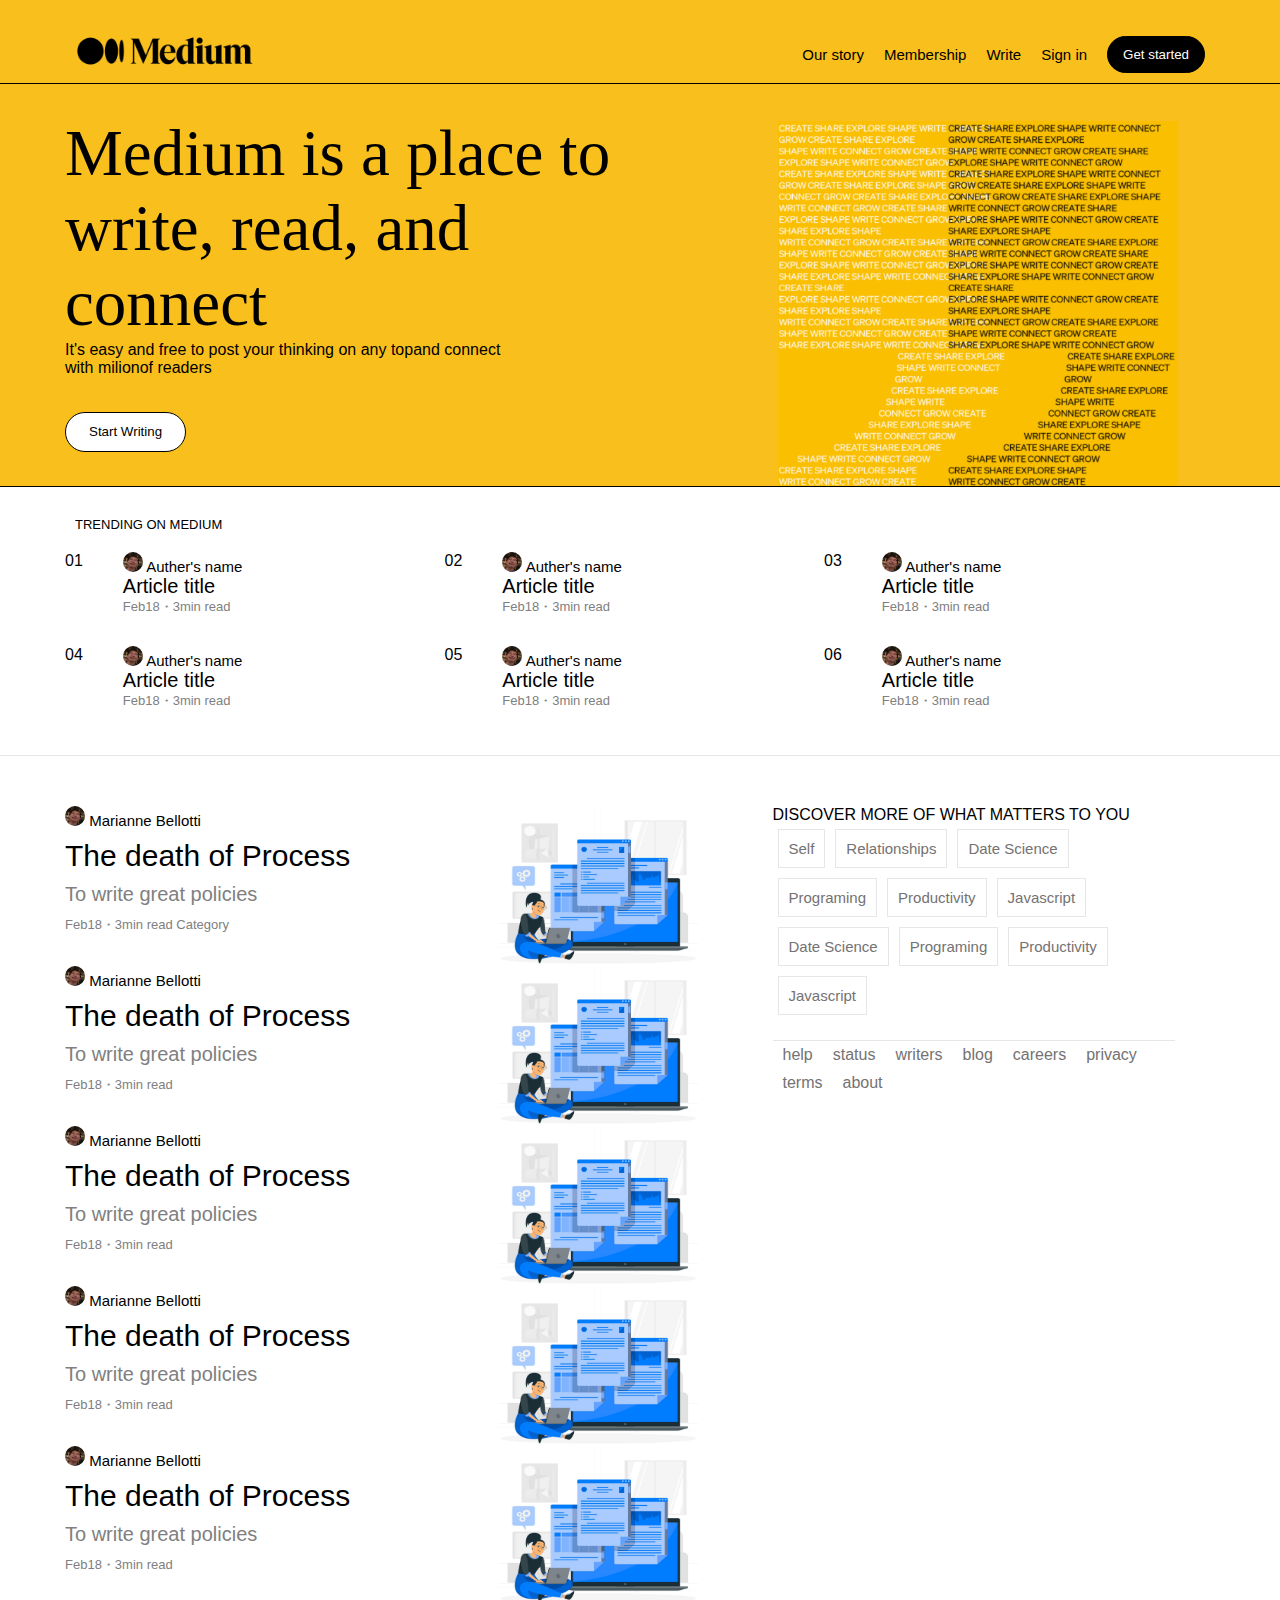
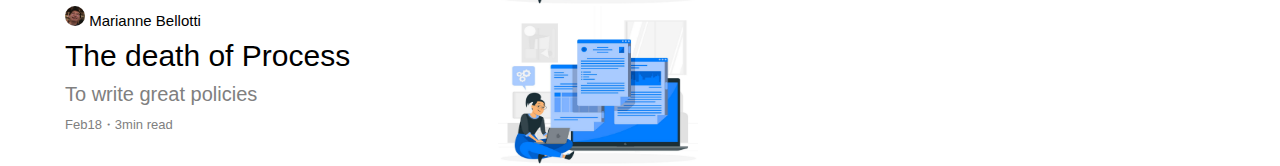
<file: index.html>
<!DOCTYPE html>
<html lang="en">
<head>
    <meta charset="UTF-8">
    <meta http-equiv="X-UA-Compatible" content="IE=edge">
    <meta name="viewport" content="width=device-width, initial-scale=1.0">
    <link rel="stylesheet" href="./atsu/atsu.css">
    <title>Medium-home</title>
</head>
<body>
    <section class="header-hero">
        <header class="header">
            <div class="container-head">
                <div class="box">
                    <div class="medium">
                        <img src="atsu/image/icon3.png" class="icon-mediu">
                    </div>
                    <nav class="navbar">
                        <ul>
                            <li><a href="./tomo/tomo.html" class="link">Our story</a></li>
                            <li><a href="" class="link">Membership</a></li>
                            <li><a href="" class="link">Write</a></li>
                            <li><a href="./yuto/yuto.html" class="link">Sign in</a></li>
                            <li><button class="get"><a href="./nico/nico.html">Get started</a></button>
                        </ul>
                    </nav>
                </div>
            </div>
        </header>
    </section>
        
<!-- hero--->

    <section class="header-hero">
        <div class="container">
            <div class="hero-box">
                <div class="sent-box">
                    <div class="hero-sent">Medium is a place to write, read, and connect</div>
                    <div class="hero-sent2">It's easy and free to post your thinking on
                    any topand connect with milionof readers
                    </div>
                </div>
                <button class="start">Start Writing</button>
                <!-- <img src="image/hero-pic.png" class="hero-pic"> -->
            </div>
    </section>
    <section class="trending-on">
            <div class="container">
                <div class="icon-box">
                    <div class="icon-trend"></div>
                    <div class="trend"> TRENDING ON MEDIUM</div>
                </div>
                <div class="trend-box1">
                    <div class="no1">01
                        <ul>
                            <li class="auther"><img src="./atsu/image/auther-pic.jpeg" class="auther-pic">
                                Auther's name</li>
                            <li class="title"> Article title</li>
                            <li class="date"> Feb18・3min read</li>
                        </ul>
                    </div>
                    <div class="no1">02
                        <ul>
                            <li class="auther"><img src="./atsu/image/auther-pic.jpeg" class="auther-pic">
                                Auther's name</li>
                            <li class="title"> Article title</li>
                            <li class="date"> Feb18・3min read</li>
                        </ul>
                    </div>
                    <div class="no1">03
                        <ul>
                            <li class="auther"><img src="./atsu/image/auther-pic.jpeg" class="auther-pic">
                                Auther's name</li>
                            <li class="title"> Article title</li>
                            <li class="date"> Feb18・3min read</li>
                        </ul>
                    </div>
                    <div class="no1">04
                        <ul>
                            <li class="auther"><img src="./atsu/image/auther-pic.jpeg" class="auther-pic">
                                Auther's name</li>
                            <li class="title"> Article title</li>
                            <li class="date"> Feb18・3min read</li>
                        </ul>
                    </div>
                    <div class="no1">05
                        <ul>
                            <li class="auther"><img src="./atsu/image/auther-pic.jpeg" class="auther-pic">
                                Auther's name</li>
                            <li class="title"> Article title</li>
                            <li class="date"> Feb18・3min read</li>
                        </ul>
                    </div>
                    <div class="no1">06
                        <ul>
                            <li class="auther"><img src="./atsu/image/auther-pic.jpeg" class="auther-pic">
                                Auther's name</li>
                            <li class="title"> Article title</li>
                            <li class="date"> Feb18・3min read</li>
                        </ul>
                    </div>
                </div>
            </div>
    </section>
    <section>
        <div class="container-1">
            <div class="article-box">
                <div class="article">
                    <div class="aricle-sent">
                        <div class="auther1">
                            <img src="./atsu/image/auther-pic.jpeg" class="auther-pic">
                            Marianne Bellotti
                        </div>
                        <div class="title1">The death of Process</div>
                        <div class="description"> To write great policies</div>
                        <div class="date">Feb18・3min read Category
                            <div class="icon-box1">
                                <div class="tag"></div>
                                <div class="more"></div>
                            </div>
                        </div>
                    </div>
                    <div class="img-box">
                        <img src="./atsu/image/pic.png" class="article-pic">
                    </div>
                </div>
                <div class="article">
                    <div class="aricle-sent">
                        <div class="auther1">
                            <img src="./atsu/image/auther-pic.jpeg" class="auther-pic">
                            Marianne Bellotti
                        </div>
                        <div class="title1">The death of Process</div>
                        <div class="description"> To write great policies</div>
                        <div class="date">Feb18・3min read
                            <div class="icon-box1">
                                <div class="tag"></div>
                                <div class="more"></div>
                            </div>
                        </div>
                    </div>
                    <div class="img-box">
                        <img src="./atsu/image/pic.png" class="article-pic">
                    </div>
                </div>
                <div class="article">
                    <div class="aricle-sent">
                        <div class="auther1">
                            <img src="./atsu/image/auther-pic.jpeg" class="auther-pic">
                            Marianne Bellotti
                        </div>
                        <div class="title1">The death of Process</div>
                        <div class="description"> To write great policies</div>
                        <div class="date">Feb18・3min read
                            <div class="icon-box1">
                                <div class="tag"></div>
                                <div class="more"></div>
                            </div>
                        </div>
                    </div>
                    <div class="img-box">
                        <img src="./atsu/image/pic.png" class="article-pic">
                    </div>
                </div>
                <div class="article">
                    <div class="aricle-sent">
                        <div class="auther1">
                            <img src="./atsu/image/auther-pic.jpeg" class="auther-pic">
                            Marianne Bellotti
                        </div>
                        <div class="title1">The death of Process</div>
                        <div class="description"> To write great policies</div>
                        <div class="date">Feb18・3min read
                            <div class="icon-box1">
                                <div class="tag"></div>
                                <div class="more"></div>
                            </div>
                        </div>
                    </div>
                    <div class="img-box">
                        <img src="./atsu/image/pic.png" class="article-pic">
                    </div>
                </div>
                <div class="article">
                    <div class="aricle-sent">
                        <div class="auther1">
                            <img src="./atsu/image/auther-pic.jpeg" class="auther-pic">
                            Marianne Bellotti
                        </div>
                        <div class="title1">The death of Process</div>
                        <div class="description"> To write great policies</div>
                        <div class="date">Feb18・3min read
                            <div class="icon-box1">
                                <div class="tag"></div>
                                <div class="more"></div>
                            </div>
                        </div>
                    </div>
                    <div class="img-box">
                        <img src="./atsu/image/pic.png" class="article-pic">
                    </div>
                </div>
                <div class="article">
                    <div class="aricle-sent">
                        <div class="auther1">
                            <img src="./atsu/image/auther-pic.jpeg" class="auther-pic">
                            Marianne Bellotti
                        </div>
                        <div class="title1">The death of Process</div>
                        <div class="description"> To write great policies</div>
                        <div class="date">Feb18・3min read
                            <div class="icon-box1">
                                <div class="tag"></div>
                                <div class="more"></div>
                            </div>
                        </div>
                    </div>
                    <div class="img-box">
                        <img src="./atsu/image/pic.png" class="article-pic">
                    </div>
                </div>
            </div>
            <div class="option-box">
                <div class="option-sent">
                    DISCOVER MORE OF WHAT MATTERS TO YOU
                </div>
                <div class="button-box">
                    <button class="option">Self</button>
                    <button class="option">Relationships</button>
                    <button class="option">Date Science</button>
                    <button class="option">Programing</button>
                    <button class="option">Productivity</button>
                    <button class="option">Javascript</button>
                    <button class="option">Date Science</button>
                    <button class="option">Programing</button>
                    <button class="option">Productivity</button>
                    <button class="option">Javascript</button>
                </div>
                <div class="border"></div>
                <div class="button-box1">
                    <div class="others">
                        <div class="footer">help</div>
                        <div class="footer">status</div>
                        <div class="footer">writers</div>
                        <div class="footer">blog</div>
                        <div class="footer">careers</div>
                        <div class="footer">privacy</div>
                        <div class="footer">terms</div>
                        <div class="footer">about</div>
                    </div>
                </div>

                </div>
        </div>

    </section>

</body>
</html>
</file>
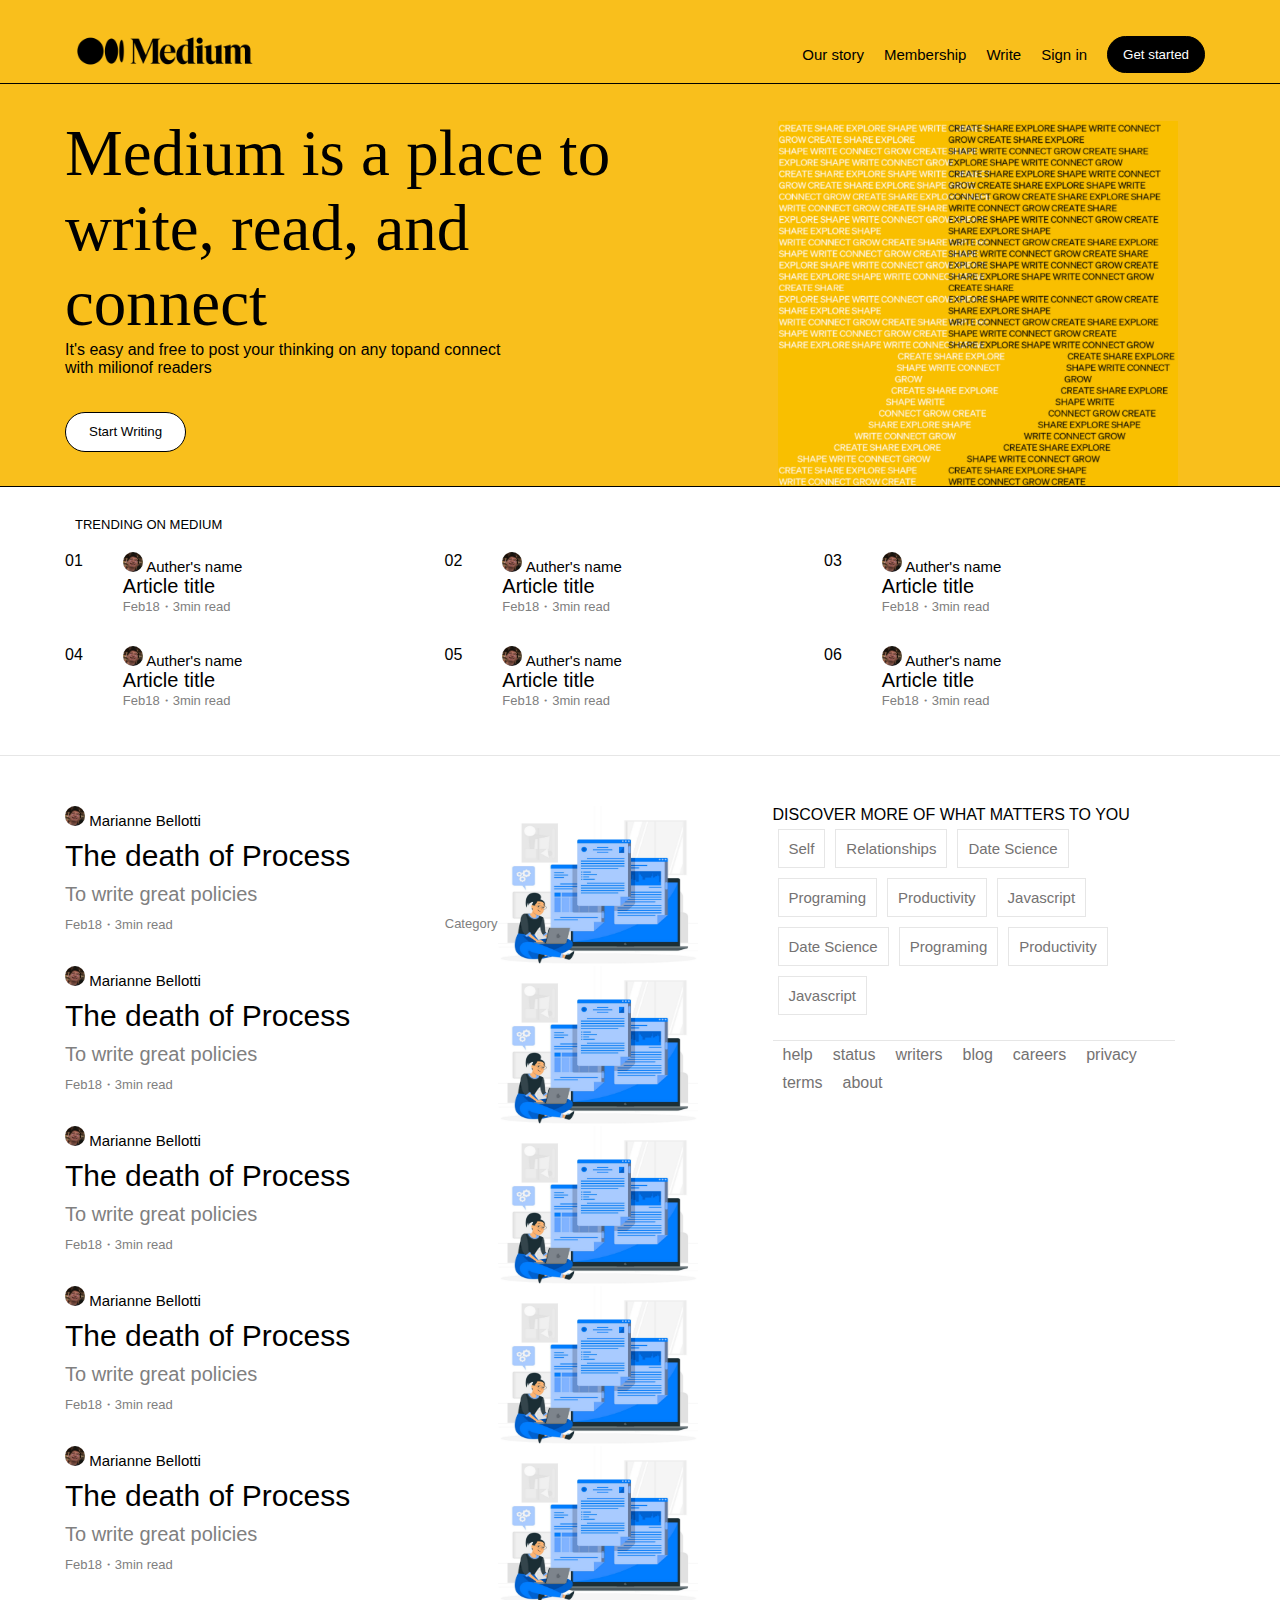
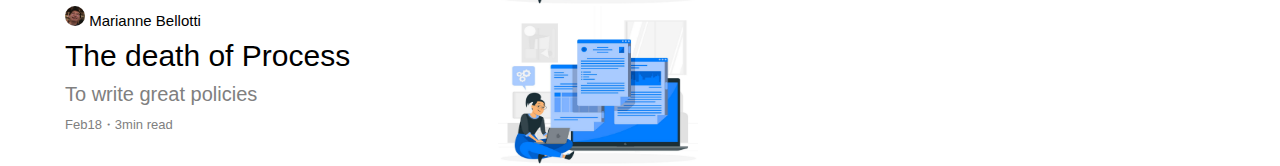
<file: atsu.html>
<!DOCTYPE html>
<html lang="en">
<head>
    <meta charset="UTF-8">
    <meta http-equiv="X-UA-Compatible" content="IE=edge">
    <meta name="viewport" content="width=device-width, initial-scale=1.0">
    <link rel="stylesheet" href="./atsu/atsu.css">
    <title>Medium-home</title>
</head>
<body>
    <section class="header-hero">
        <header class="header">
            <div class="container-head">
                <div class="box">
                    <div class="medium">
                        <img src="atsu/image/icon3.png" class="icon-mediu">
                    </div>
                    <nav class="navbar">
                        <ul>
                            <li><a href="" class="link">Our story</a></li>
                            <li><a href="" class="link">Membership</a></li>
                            <li><a href="" class="link">Write</a></li>
                            <li><a href="" class="link">Sign in</a></li>
                            <li><button class="get">Get started</button>
                        </ul>
                    </nav>
                </div>
            </div>
        </header>
    </section>
        
<!-- hero--->

    <section class="header-hero">
        <div class="container">
            <div class="hero-box">
                <div class="sent-box">
                    <div class="hero-sent">Medium is a place to write, read, and connect</div>
                    <div class="hero-sent2">It's easy and free to post your thinking on
                    any topand connect with milionof readers
                    </div>
                </div>
                <button class="start">Start Writing</button>
                <!-- <img src="image/hero-pic.png" class="hero-pic"> -->
            </div>
    </section>
    <section class="trending-on">
            <div class="container">
                <div class="icon-box">
                    <div class="icon-trend"></div>
                    <div class="trend"> TRENDING ON MEDIUM</div>
                </div>
                <div class="trend-box1">
                    <div class="no1">01
                        <ul>
                            <li class="auther"><img src="./atsu/image/auther-pic.jpeg" class="auther-pic">
                                Auther's name</li>
                            <li class="title"> Article title</li>
                            <li class="date"> Feb18・3min read</li>
                        </ul>
                    </div>
                    <div class="no1">02
                        <ul>
                            <li class="auther"><img src="./atsu/image/auther-pic.jpeg" class="auther-pic">
                                Auther's name</li>
                            <li class="title"> Article title</li>
                            <li class="date"> Feb18・3min read</li>
                        </ul>
                    </div>
                    <div class="no1">03
                        <ul>
                            <li class="auther"><img src="./atsu/image/auther-pic.jpeg" class="auther-pic">
                                Auther's name</li>
                            <li class="title"> Article title</li>
                            <li class="date"> Feb18・3min read</li>
                        </ul>
                    </div>
                    <div class="no1">04
                        <ul>
                            <li class="auther"><img src="./atsu/image/auther-pic.jpeg" class="auther-pic">
                                Auther's name</li>
                            <li class="title"> Article title</li>
                            <li class="date"> Feb18・3min read</li>
                        </ul>
                    </div>
                    <div class="no1">05
                        <ul>
                            <li class="auther"><img src="./atsu/image/auther-pic.jpeg" class="auther-pic">
                                Auther's name</li>
                            <li class="title"> Article title</li>
                            <li class="date"> Feb18・3min read</li>
                        </ul>
                    </div>
                    <div class="no1">06
                        <ul>
                            <li class="auther"><img src="./atsu/image/auther-pic.jpeg" class="auther-pic">
                                Auther's name</li>
                            <li class="title"> Article title</li>
                            <li class="date"> Feb18・3min read</li>
                        </ul>
                    </div>
                </div>
            </div>
    </section>
    <section>
        <div class="container-1">
            <div class="article-box">
                <div class="article">
                    <div class="aricle-sent">
                        <div class="auther1">
                            <img src="./atsu/image/auther-pic.jpeg" class="auther-pic">
                            Marianne Bellotti
                        </div>
                        <div class="title1">The death of Process</div>
                        <div class="description"> To write great policies</div>
                        <div class="date">Feb18・3min read
                            <div class="cate">Category</div>
                            
                        </div>
                    </div>
                    <div class="img-box">
                        <img src="./atsu/image/pic.png" class="article-pic">
                    </div>
                </div>
                <div class="article">
                    <div class="aricle-sent">
                        <div class="auther1">
                            <img src="./atsu/image/auther-pic.jpeg" class="auther-pic">
                            Marianne Bellotti
                        </div>
                        <div class="title1">The death of Process</div>
                        <div class="description"> To write great policies</div>
                        <div class="date">Feb18・3min read</div>
                    </div>
                    <div class="img-box">
                        <img src="./atsu/image/pic.png" class="article-pic">
                    </div>
                </div>
                <div class="article">
                    <div class="aricle-sent">
                        <div class="auther1">
                            <img src="./atsu/image/auther-pic.jpeg" class="auther-pic">
                            Marianne Bellotti
                        </div>
                        <div class="title1">The death of Process</div>
                        <div class="description"> To write great policies</div>
                        <div class="date">Feb18・3min read</div>
                    </div>
                    <div class="img-box">
                        <img src="./atsu/image/pic.png" class="article-pic">
                    </div>
                </div>
                <div class="article">
                    <div class="aricle-sent">
                        <div class="auther1">
                            <img src="./atsu/image/auther-pic.jpeg" class="auther-pic">
                            Marianne Bellotti
                        </div>
                        <div class="title1">The death of Process</div>
                        <div class="description"> To write great policies</div>
                        <div class="date">Feb18・3min read</div>
                    </div>
                    <div class="img-box">
                        <img src="./atsu/image/pic.png" class="article-pic">
                    </div>
                </div>
                <div class="article">
                    <div class="aricle-sent">
                        <div class="auther1">
                            <img src="./atsu/image/auther-pic.jpeg" class="auther-pic">
                            Marianne Bellotti
                        </div>
                        <div class="title1">The death of Process</div>
                        <div class="description"> To write great policies</div>
                        <div class="date">Feb18・3min read</div>
                    </div>
                    <div class="img-box">
                        <img src="./atsu/image/pic.png" class="article-pic">
                    </div>
                </div>
                <div class="article">
                    <div class="aricle-sent">
                        <div class="auther1">
                            <img src="./atsu/image/auther-pic.jpeg" class="auther-pic">
                            Marianne Bellotti
                        </div>
                        <div class="title1">The death of Process</div>
                        <div class="description"> To write great policies</div>
                        <div class="date">Feb18・3min read</div>
                    </div>
                    <div class="img-box">
                        <img src="./atsu/image/pic.png" class="article-pic">
                    </div>
                </div>
            </div>
            <div class="option-box">
                <div class="option-sent">
                    DISCOVER MORE OF WHAT MATTERS TO YOU
                </div>
                <div class="button-box">
                    <button class="option">Self</button>
                    <button class="option">Relationships</button>
                    <button class="option">Date Science</button>
                    <button class="option">Programing</button>
                    <button class="option">Productivity</button>
                    <button class="option">Javascript</button>
                    <button class="option">Date Science</button>
                    <button class="option">Programing</button>
                    <button class="option">Productivity</button>
                    <button class="option">Javascript</button>
                </div>
                <div class="border"></div>
                <div class="button-box1">
                    <div class="others">
                        <div class="footer">help</div>
                        <div class="footer">status</div>
                        <div class="footer">writers</div>
                        <div class="footer">blog</div>
                        <div class="footer">careers</div>
                        <div class="footer">privacy</div>
                        <div class="footer">terms</div>
                        <div class="footer">about</div>
                    </div>
                </div>

                </div>
        </div>

    </section>

</body>
</html>
</file>
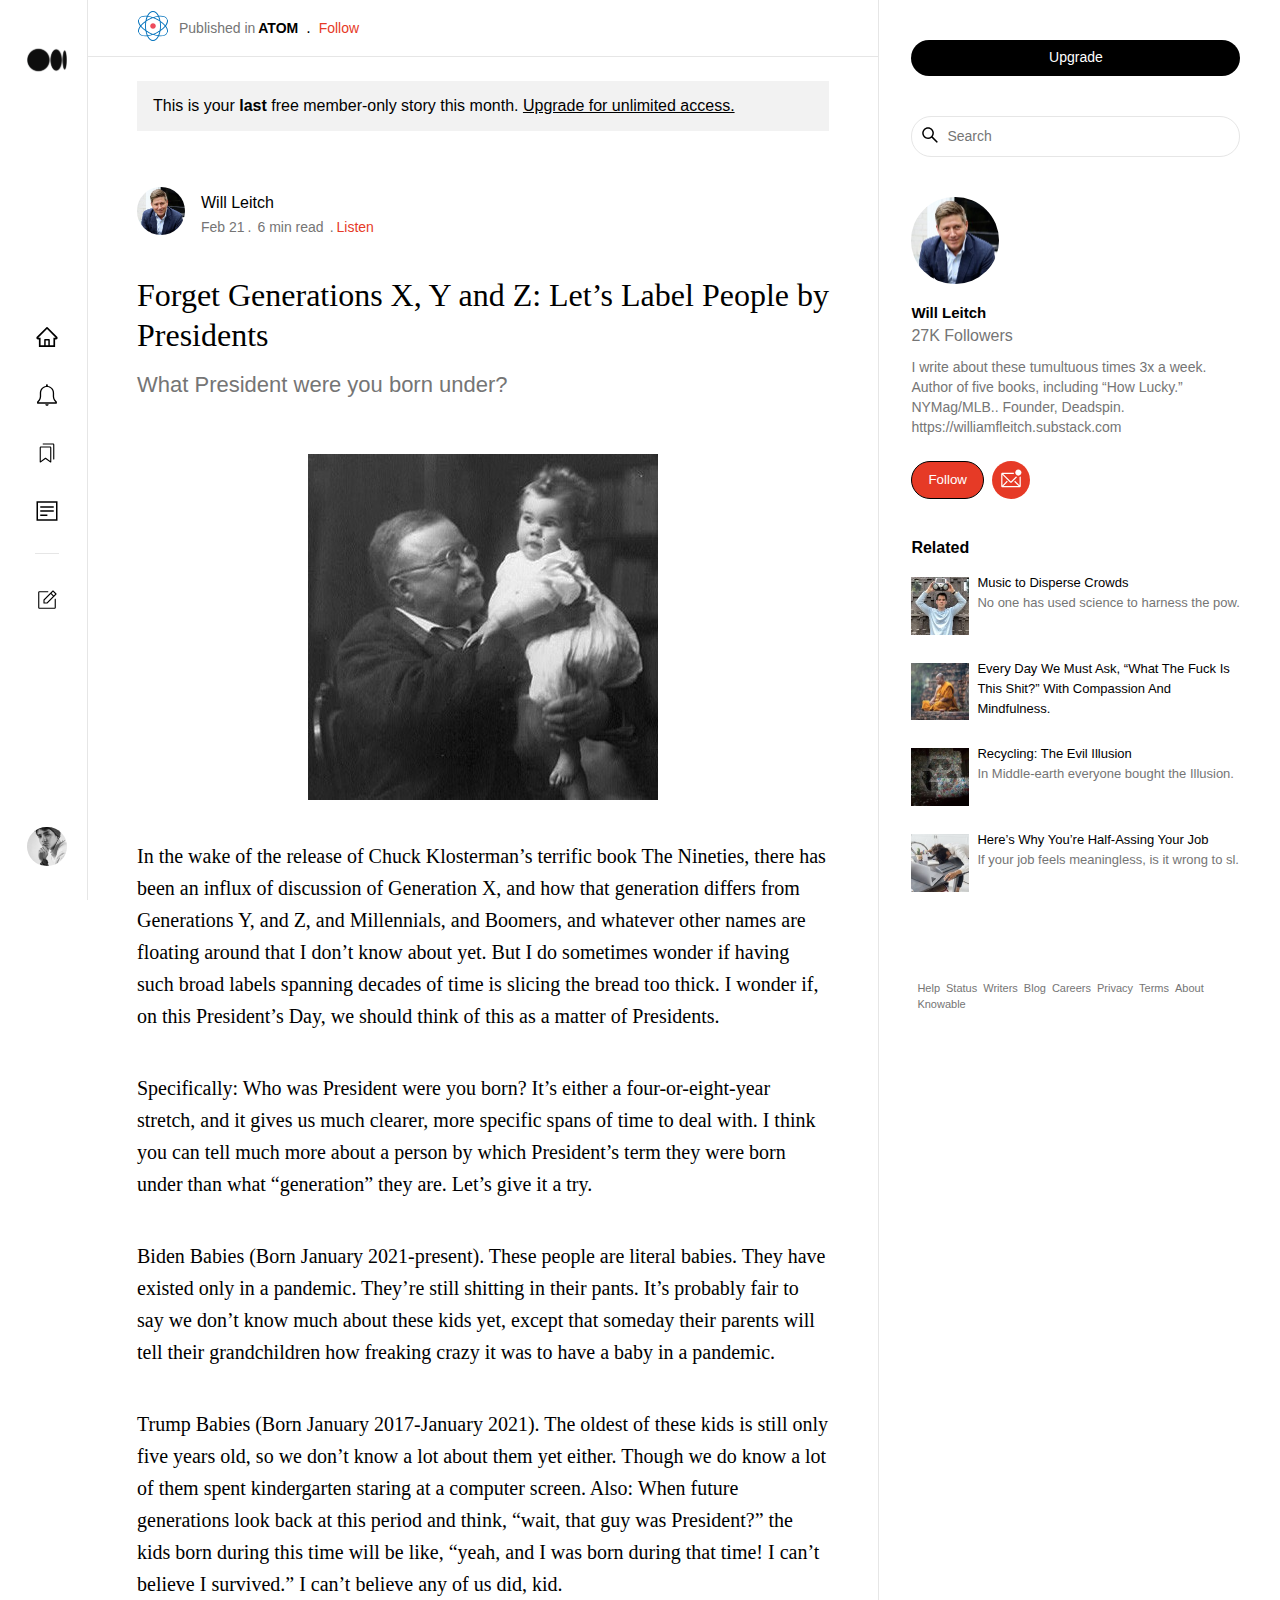
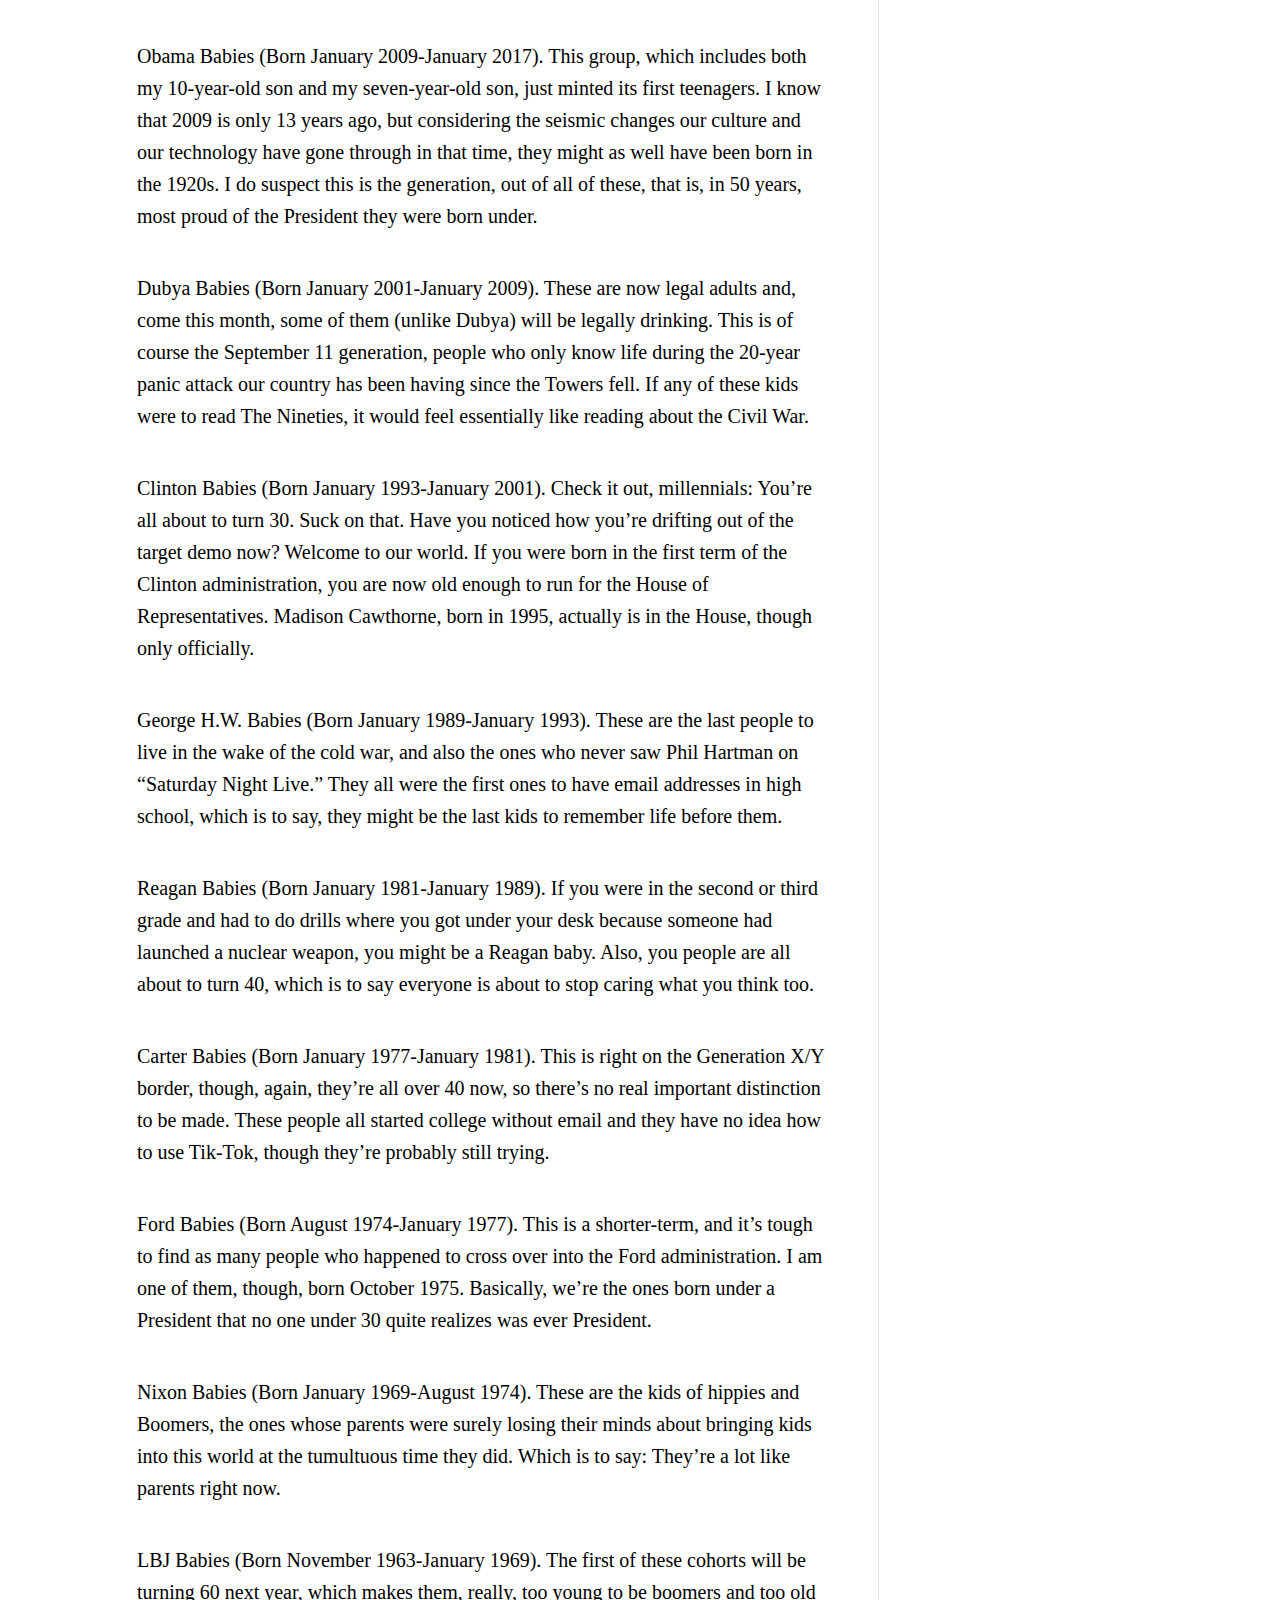
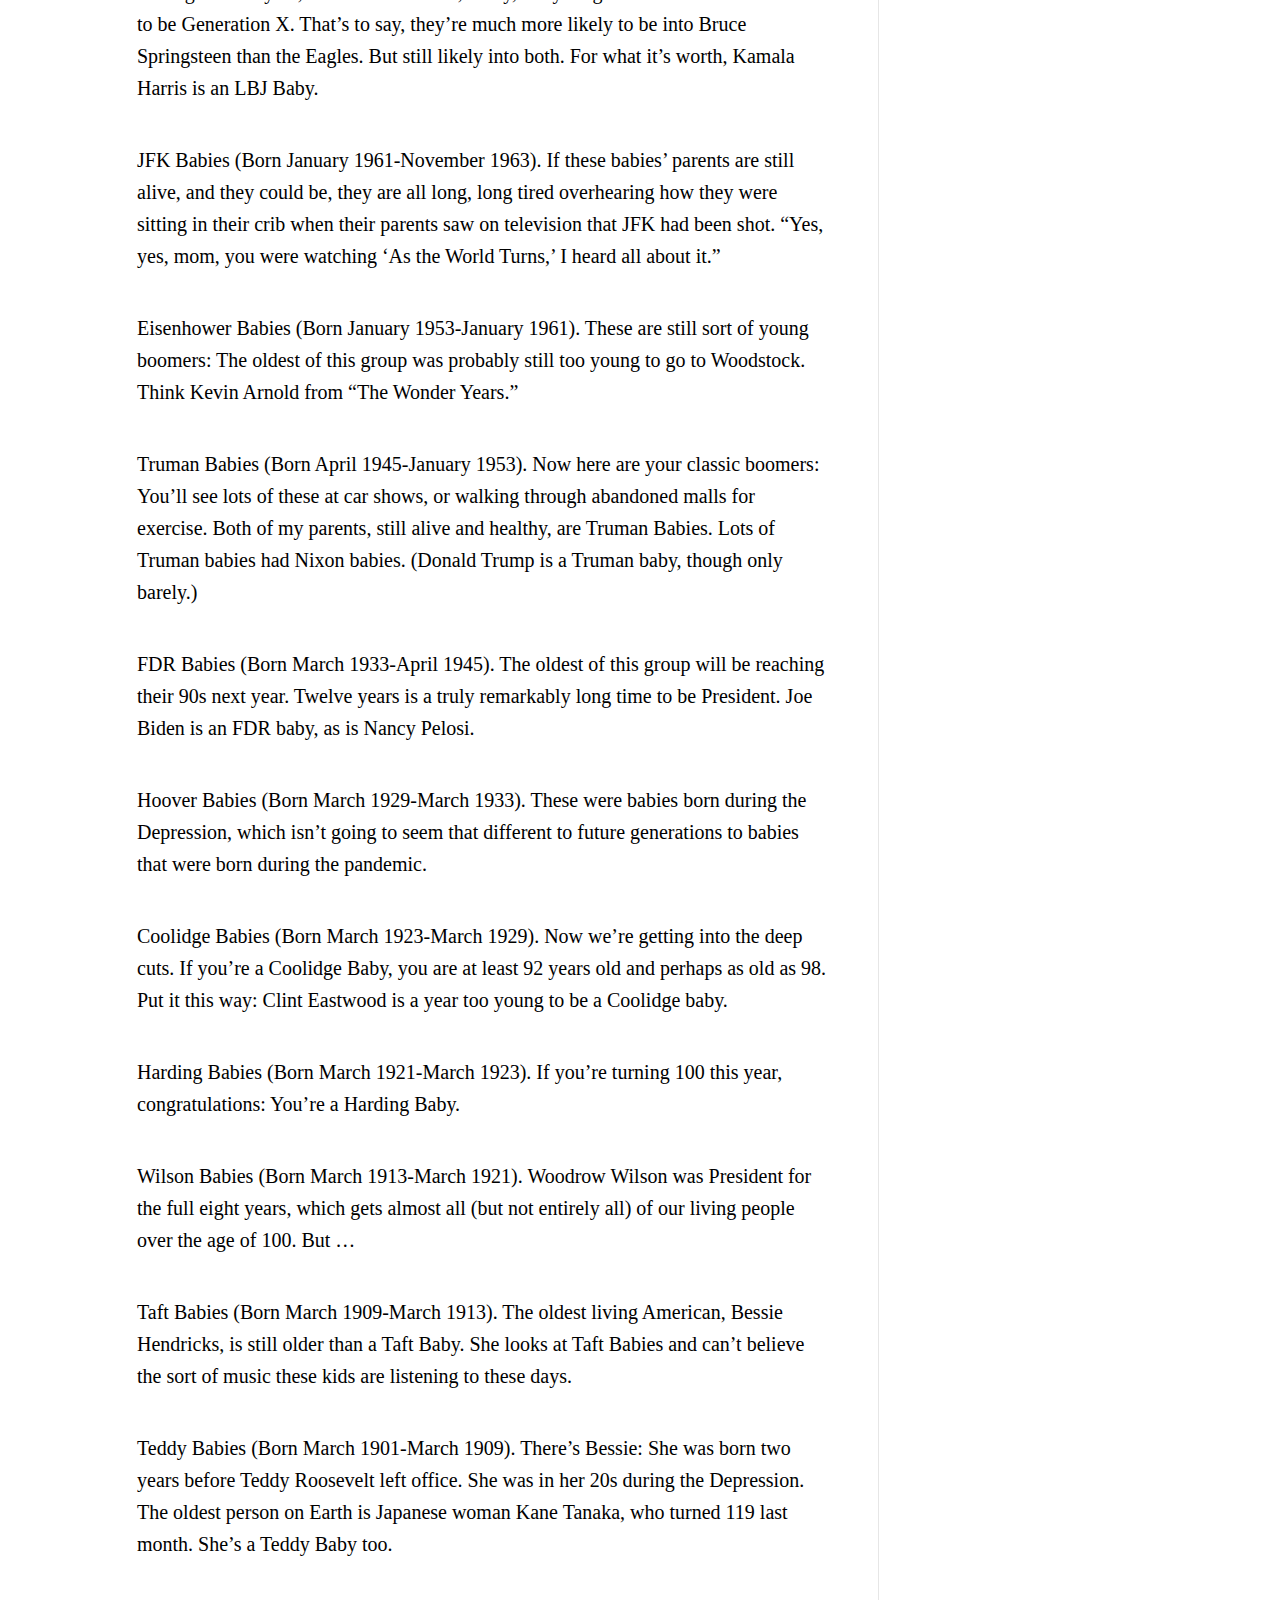
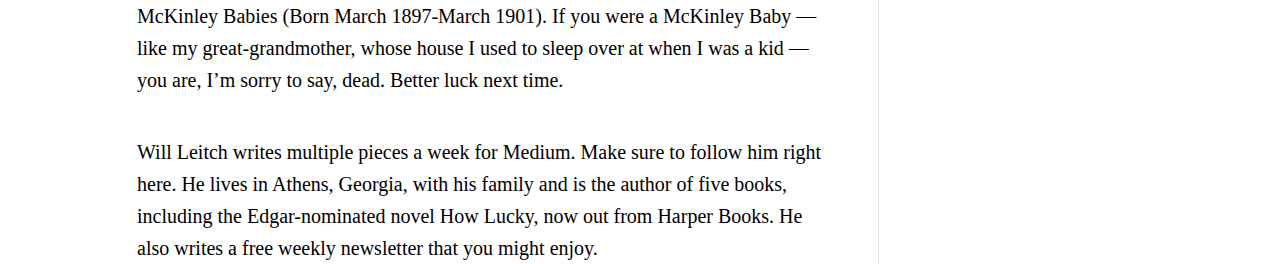
<file: nico/nico.html>
<!DOCTYPE html>
<html lang="en">
<head>
    <meta charset="UTF-8">
    <meta http-equiv="X-UA-Compatible" content="IE=edge">
    <meta name="viewport" content="width=device-width, initial-scale=1.0">
    <link rel="stylesheet" href="nico.css">
    <title>Article page </title>
</head>
<body>
    <div class="margin">
        <div class="content-container" >
            <nav>
                <div class="side-bar">
                    <div class="logo-container"><img src="./Sources/icon 1.svg" alt=""></div>
                    <div class="mid-section-nav">
                        <div class="icon-1" ><img class="icons" src="./Sources/home.svg" alt=""></div>
                        <div class="icon-2"  ><img class='icons'src="./Sources/notification.svg" alt=""></div>
                        <div class="icon-3"  ><img class="icons"  src="./Sources/bookmark.svg" alt=""></div>
                        <div class="icon-4"  ><img class="icons" id="iconito" src="./Sources/notes.svg" alt=""></div>
                        <div class="icon-5"  ><img class="icons" src="./Sources/document.svg" alt=""></div>
                    </div>
                    <div class="user-icon"><img class="icon-user" src="./Sources/user.jpg" alt=""></div>
                </div>
            </nav>
            <main>
                <div class="center-content-container">
                    <div class="header-bar-out">
                        <div class="header-bar">
                            <div class="publisher-icon"><img class="creator-icon" src="./Sources/creator-icon.svg" alt="creator-icon"></div>
                            <div class="name-publisher">Published in</div>
                            <p class="publisher-page"><strong>ATOM</strong></p>    
                            <div class="point"> <span>.</span></div>
                            <div class="follow">Follow</div>
                        </div>
                    </div>
                </div>
                <div class="center-content-cont" >
                    <div class="center-content-2" >
                        <div class="center-content" >
                            <div class="member-container">
                                <div class="member-cont" >
                                    <p class="member-text">This is your <strong>last</strong> free member-only story this month. <span class="solid" > Upgrade for unlimited access.</span></p>
                                </div>
                            </div>
                        <div class="header-publisher">
                            <div class="header-pub">
                               <div class="head-cont"><img class="willi" src="./Sources/will-lei.jpg" alt=""></div> 
                                <div class="text-cont-int">
                                    <div class="text-container">Will Leitch</div>
                                    <span class="jiji">Feb 21<span class="xd">.</span><div class="xd" >6 min read</div><span class="xd" >.</span><div class="listen" class="xd" >Listen</div></span>
                                </div> 
                            </div>
                        </div>
                        <section class="main-content-txt">
                            <div class="title-text" ><h1>Forget Generations X, Y and Z: Let’s Label People by Presidents</h1></div>
                            <div class="second-txt" > <p class="text2" >What President were you born under?</p> </div>
                            <figure class="mainjpg" ><img  class="babyphoto" src="./Sources/baby.jpg" alt=""></figure>
                            <div class="textito" >    
                                <p class="para1">In the wake of the release of Chuck Klosterman’s terrific book The Nineties, there has been an influx of discussion of Generation X, and how that generation differs from Generations Y, and Z, and Millennials, and Boomers, and whatever other names are floating around that I don’t know about yet. But I do sometimes wonder if having such broad labels spanning decades of time is slicing the bread too thick. I wonder if, on this President’s Day, we should think of this as a matter of Presidents.</p>
                                <p class="para1">Specifically: Who was President were you born? It’s either a four-or-eight-year stretch, and it gives us much clearer, more specific spans of time to deal with. I think you can tell much more about a person by which President’s term they were born under than what “generation” they are. Let’s give it a try.</p>
                                <p class="para1">Biden Babies (Born January 2021-present). These people are literal babies. They have existed only in a pandemic. They’re still shitting in their pants. It’s probably fair to say we don’t know much about these kids yet, except that someday their parents will tell their grandchildren how freaking crazy it was to have a baby in a pandemic.</p>
                                <p class="para1">Trump Babies (Born January 2017-January 2021). The oldest of these kids is still only five years old, so we don’t know a lot about them yet either. Though we do know a lot of them spent kindergarten staring at a computer screen. Also: When future generations look back at this period and think, “wait, that guy was President?” the kids born during this time will be like, “yeah, and I was born during that time! I can’t believe I survived.” I can’t believe any of us did, kid.</p>
                                <p class="para1">Obama Babies (Born January 2009-January 2017). This group, which includes both my 10-year-old son and my seven-year-old son, just minted its first teenagers. I know that 2009 is only 13 years ago, but considering the seismic changes our culture and our technology have gone through in that time, they might as well have been born in the 1920s. I do suspect this is the generation, out of all of these, that is, in 50 years, most proud of the President they were born under.</p>
                                <p class="para1">Dubya Babies (Born January 2001-January 2009). These are now legal adults and, come this month, some of them (unlike Dubya) will be legally drinking. This is of course the September 11 generation, people who only know life during the 20-year panic attack our country has been having since the Towers fell. If any of these kids were to read The Nineties, it would feel essentially like reading about the Civil War.</p>
                                <p class="para1">Clinton Babies (Born January 1993-January 2001). Check it out, millennials: You’re all about to turn 30. Suck on that. Have you noticed how you’re drifting out of the target demo now? Welcome to our world. If you were born in the first term of the Clinton administration, you are now old enough to run for the House of Representatives. Madison Cawthorne, born in 1995, actually is in the House, though only officially.</p>
                                <p class="para1">George H.W. Babies (Born January 1989-January 1993). These are the last people to live in the wake of the cold war, and also the ones who never saw Phil Hartman on “Saturday Night Live.” They all were the first ones to have email addresses in high school, which is to say, they might be the last kids to remember life before them.</p>
                                <p class="para1">Reagan Babies (Born January 1981-January 1989). If you were in the second or third grade and had to do drills where you got under your desk because someone had launched a nuclear weapon, you might be a Reagan baby. Also, you people are all about to turn 40, which is to say everyone is about to stop caring what you think too.</p>
                                <p class="para1">Carter Babies (Born January 1977-January 1981). This is right on the Generation X/Y border, though, again, they’re all over 40 now, so there’s no real important distinction to be made. These people all started college without email and they have no idea how to use Tik-Tok, though they’re probably still trying.</p>
                                <p class="para1">Ford Babies (Born August 1974-January 1977). This is a shorter-term, and it’s tough to find as many people who happened to cross over into the Ford administration. I am one of them, though, born October 1975. Basically, we’re the ones born under a President that no one under 30 quite realizes was ever President.</p>
                                <p class="para1">Nixon Babies (Born January 1969-August 1974). These are the kids of hippies and Boomers, the ones whose parents were surely losing their minds about bringing kids into this world at the tumultuous time they did. Which is to say: They’re a lot like parents right now.</p>
                                <p class="para1">LBJ Babies (Born November 1963-January 1969). The first of these cohorts will be turning 60 next year, which makes them, really, too young to be boomers and too old to be Generation X. That’s to say, they’re much more likely to be into Bruce Springsteen than the Eagles. But still likely into both. For what it’s worth, Kamala Harris is an LBJ Baby.</p>
                                <p class="para1">JFK Babies (Born January 1961-November 1963). If these babies’ parents are still alive, and they could be, they are all long, long tired overhearing how they were sitting in their crib when their parents saw on television that JFK had been shot. “Yes, yes, mom, you were watching ‘As the World Turns,’ I heard all about it.”</p>
                                <p class="para1">Eisenhower Babies (Born January 1953-January 1961). These are still sort of young boomers: The oldest of this group was probably still too young to go to Woodstock. Think Kevin Arnold from “The Wonder Years.”</p>
                                <p class="para1">Truman Babies (Born April 1945-January 1953). Now here are your classic boomers: You’ll see lots of these at car shows, or walking through abandoned malls for exercise. Both of my parents, still alive and healthy, are Truman Babies. Lots of Truman babies had Nixon babies. (Donald Trump is a Truman baby, though only barely.)</p>
                                <p class="para1">FDR Babies (Born March 1933-April 1945). The oldest of this group will be reaching their 90s next year. Twelve years is a truly remarkably long time to be President. Joe Biden is an FDR baby, as is Nancy Pelosi.</p>
                                <p class="para1">Hoover Babies (Born March 1929-March 1933). These were babies born during the Depression, which isn’t going to seem that different to future generations to babies that were born during the pandemic.</p>
                                <p class="para1">Coolidge Babies (Born March 1923-March 1929). Now we’re getting into the deep cuts. If you’re a Coolidge Baby, you are at least 92 years old and perhaps as old as 98. Put it this way: Clint Eastwood is a year too young to be a Coolidge baby.</p>
                                <p class="para1">Harding Babies (Born March 1921-March 1923). If you’re turning 100 this year, congratulations: You’re a Harding Baby.</p>
                                <p class="para1">Wilson Babies (Born March 1913-March 1921). Woodrow Wilson was President for the full eight years, which gets almost all (but not entirely all) of our living people over the age of 100. But …</p>
                                <p class="para1">Taft Babies (Born March 1909-March 1913). The oldest living American, Bessie Hendricks, is still older than a Taft Baby. She looks at Taft Babies and can’t believe the sort of music these kids are listening to these days.</p>
                                <p class="para1">Teddy Babies (Born March 1901-March 1909). There’s Bessie: She was born two years before Teddy Roosevelt left office. She was in her 20s during the Depression. The oldest person on Earth is Japanese woman Kane Tanaka, who turned 119 last month. She’s a Teddy Baby too.</p>
                                <p class="para1">McKinley Babies (Born March 1897-March 1901). If you were a McKinley Baby — like my great-grandmother, whose house I used to sleep over at when I was a kid — you are, I’m sorry to say, dead. Better luck next time.</p>
                                <p class="para1">Will Leitch writes multiple pieces a week for Medium. Make sure to follow him right here. He lives in Athens, Georgia, with his family and is the author of five books, including the Edgar-nominated novel How Lucky, now out from Harper Books. He also writes a free weekly newsletter that you might enjoy.</p>
                            
                            </div>
                        </section>
                    </div>
                    </div>
                </div>     
            </main>
            <div class="bar-right-container" >
                <div class="side-bar-right">
                    <div class="upgrade-container">
                        <div class="upgrade"><p class="upgrade-text"> Upgrade</p></div>
                    </div>
                    <div class="side-bar-content-cont">
                        <div class="search-bar">
                            <span class="search-icon"><img class="search-svg" src="./Sources/search-icon.svg" alt=""></span>
                            <input type="text" placeholder="Search" role="combobox" aria-controls="search-results" >
                        </div>
                        <div class="publisher-photo">
                            <figure><img class="will" src="./Sources/will-lei.jpg" alt=""></figure>
                        </div>
                        <div class="name-of-publisher-cont">
                            <p class="Publisher">Will Leitch</p>
                        </div>
                        <p class="followers" >27K Followers</p>
                        <p class="bio" >I write about these tumultuous times 3x a week. Author of five books, including “How Lucky.” NYMag/MLB.. Founder, Deadspin. https://williamfleitch.substack.com</p>
                        <div class="follow-button-container">
                            <button class="follow-button" >Follow</button>
                            <div class="email-icon-container" > 
                            <img class="email-icon" src="./Sources/email.svg" alt="">
                            </div>
                        </div>
                        <h2>Related</h2>
                        <div class="related-content-container" >
                            <div class="fst">
                                <div class="related-content" >
                                    <img  class="music" src="./Sources/music.jpg" alt="">
                                </div>
                                <div class="related-content-text">
                                    <div>Music to Disperse Crowds</div>
                                    <div class="no-one">No one has used science to harness the pow.</div>
                                </div>
                            </div>
                            <div class="fst">
                                <div class="related-content" >
                                    <img  class="music" src="./Sources/every.jpg" alt="">
                                </div>
                                <div class="related-content-text">
                                    <div>Every Day We Must Ask, “What The Fuck Is This Shit?” With Compassion And Mindfulness.</div>
                                </div>
                            </div>
                            <div class="fst">
                                <div class="related-content" >
                                    <img  class="music" src="./Sources/recycling.jpg" alt="">
                                </div>
                                <div class="related-content-text">
                                    <div>Recycling: The Evil Illusion</div>
                                    <div class="no-one">In Middle-earth everyone bought the Illusion.</div>
                                </div>
                            </div>
                            <div class="fst">
                                <div class="related-content" >
                                    <img  class="music" src="./Sources/here.jpg" alt="">
                                </div>
                                <div class="related-content-text">
                                    <div>Here’s Why You’re Half-Assing Your Job</div>
                                    <div class="no-one">If your job feels meaningless, is it wrong to sl.</div>
                                </div>
                            </div>
                        </div>
                    </div>
                    <div class="info">
                        <div class="qt" >Help</div>
                        <div class="qt" >Status</div>
                        <div class="qt" >Writers</div>
                        <div class="qt" >Blog</div>
                        <div class="qt" >Careers</div>
                        <div class="qt" >Privacy</div>
                        <div class="qt" >Terms</div>
                        <div class="qt" >About</div>
                        <div class="qt" >Knowable</div>
                    </div>    
                </div>
            </div>
        </div>
    </div>      
</body>
</html>
</file>
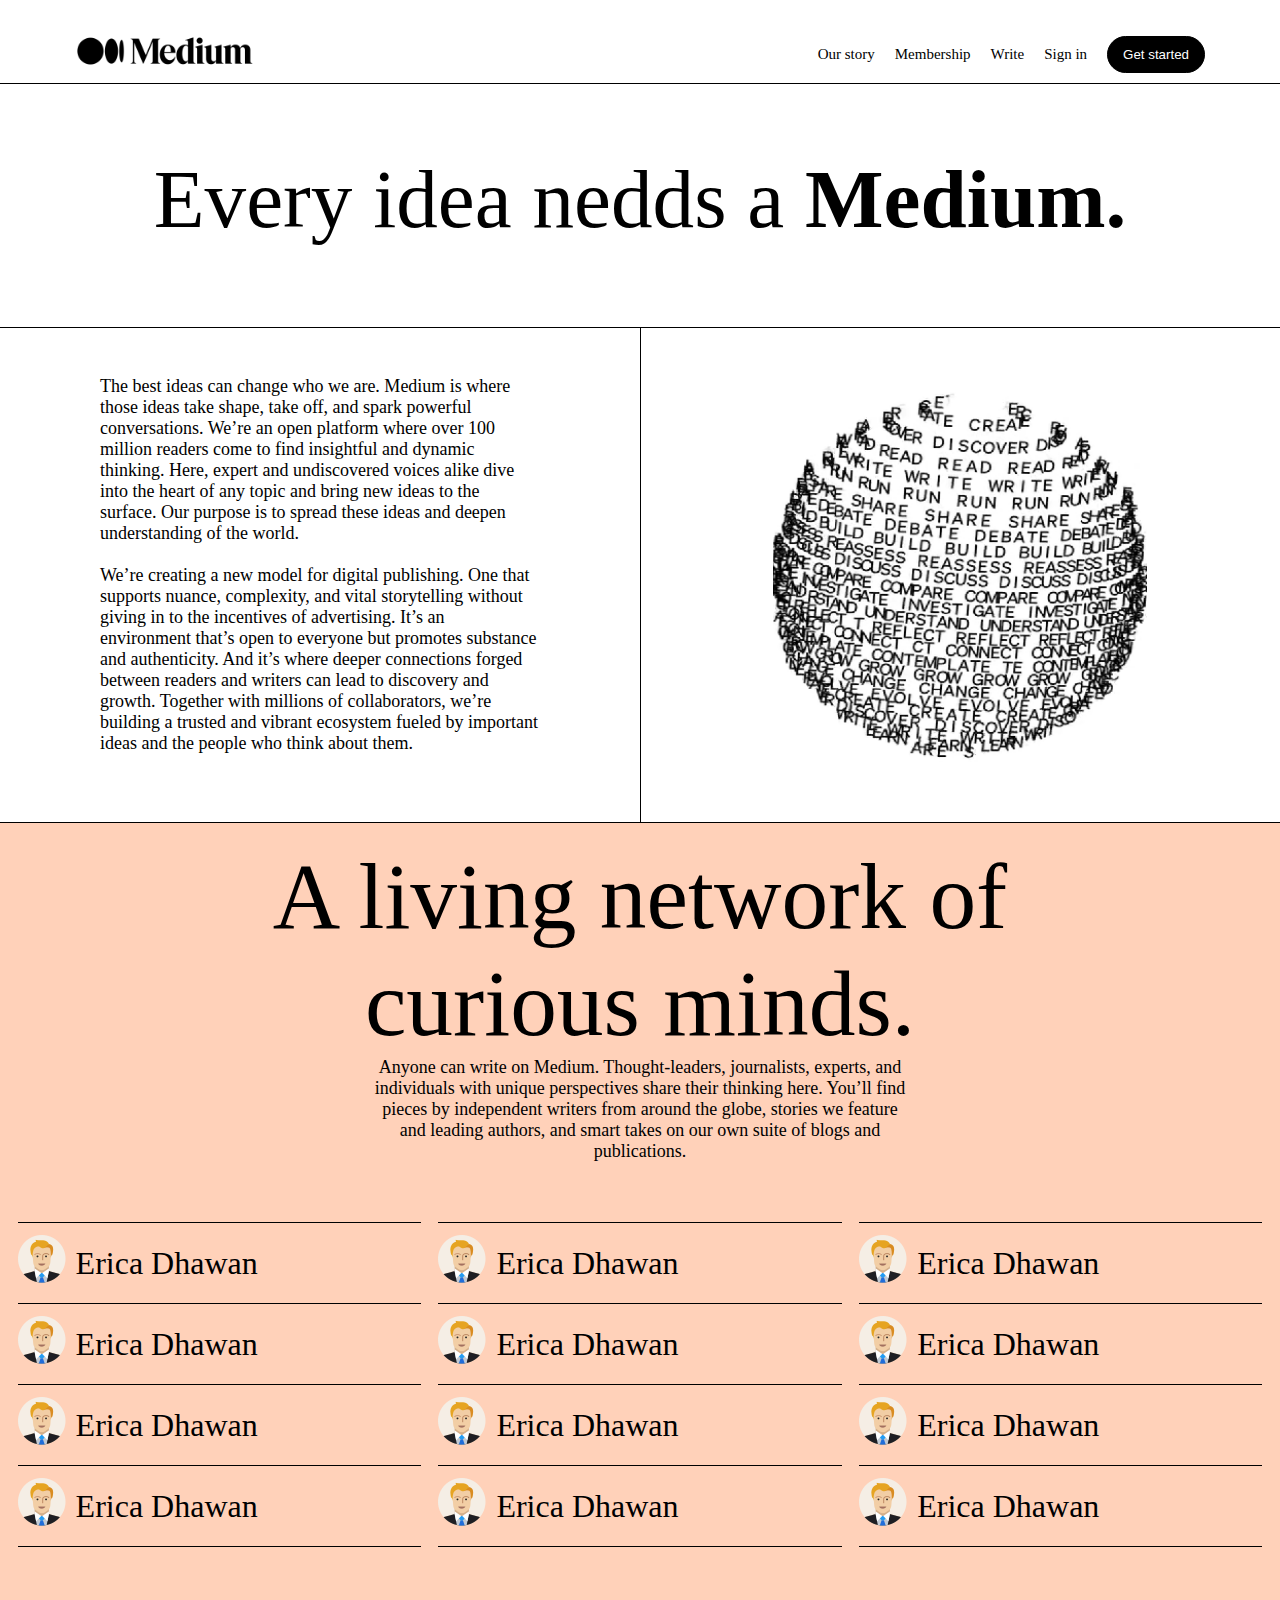
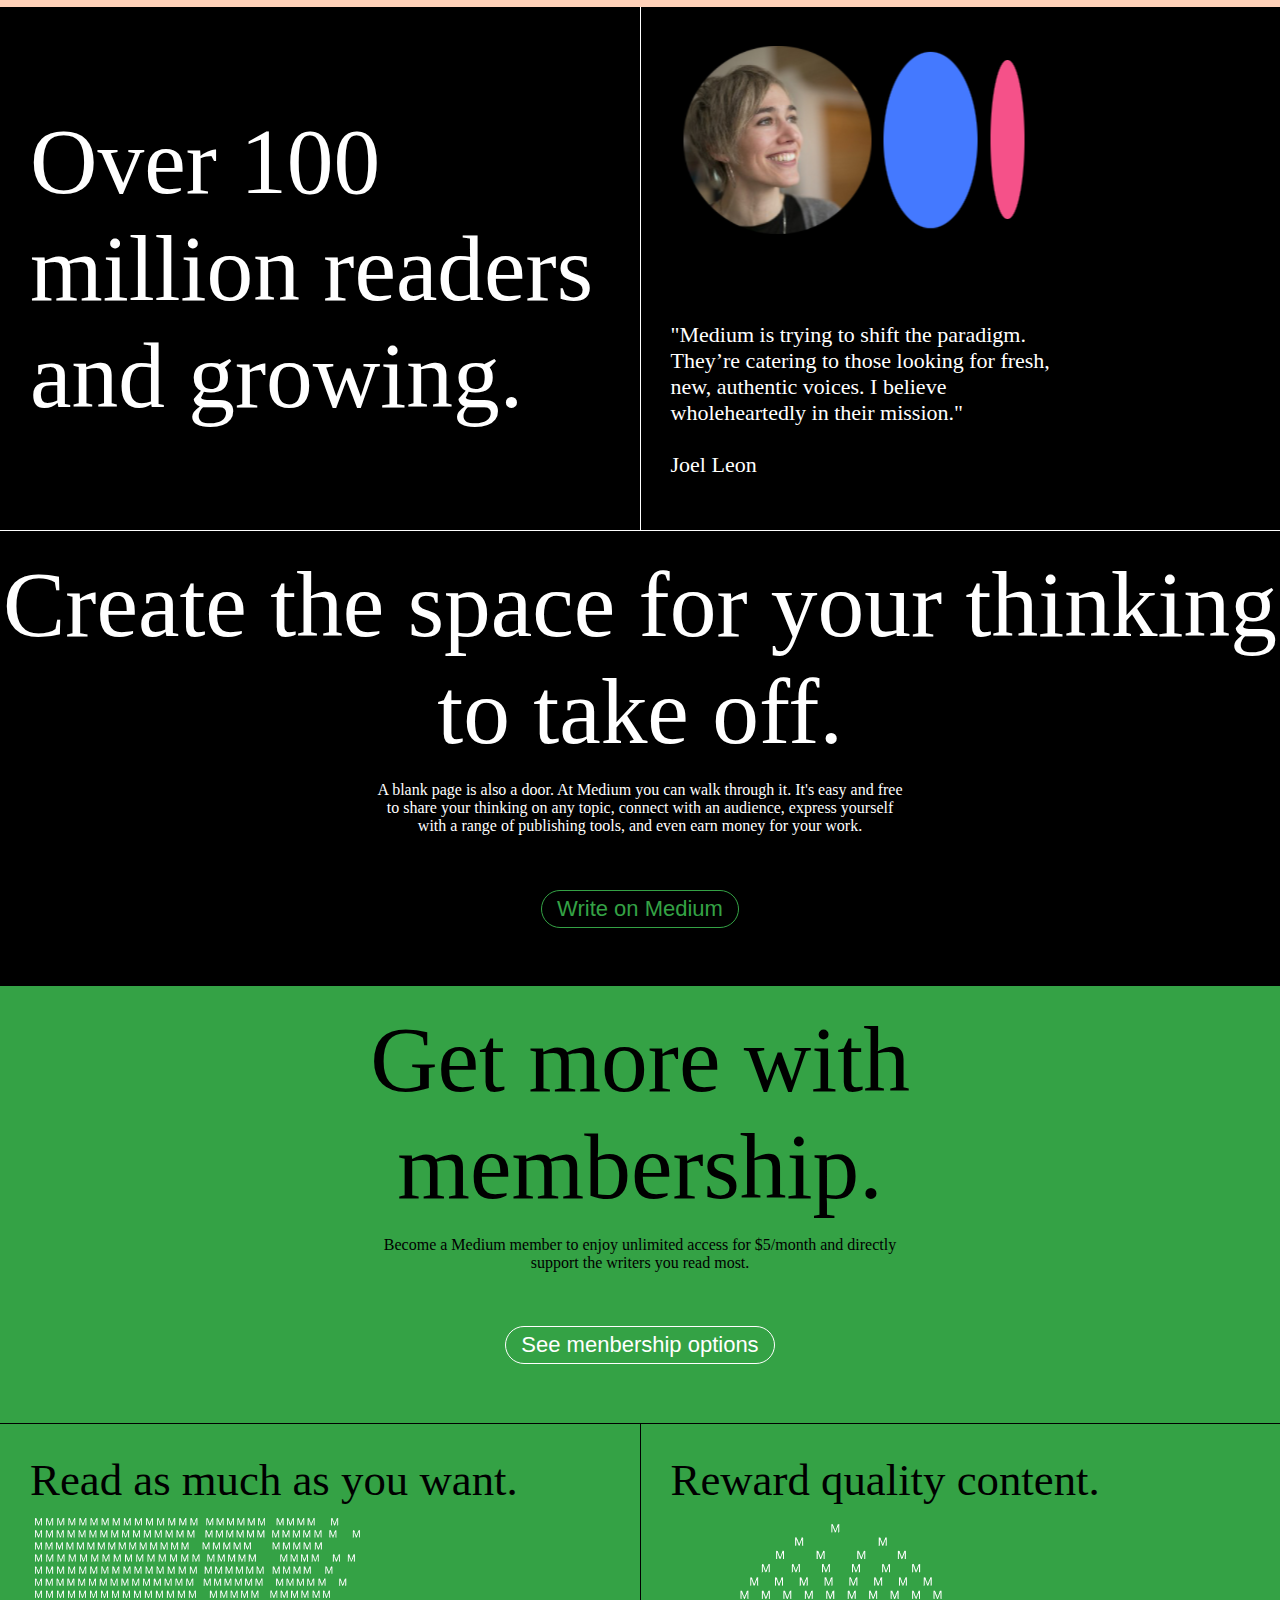
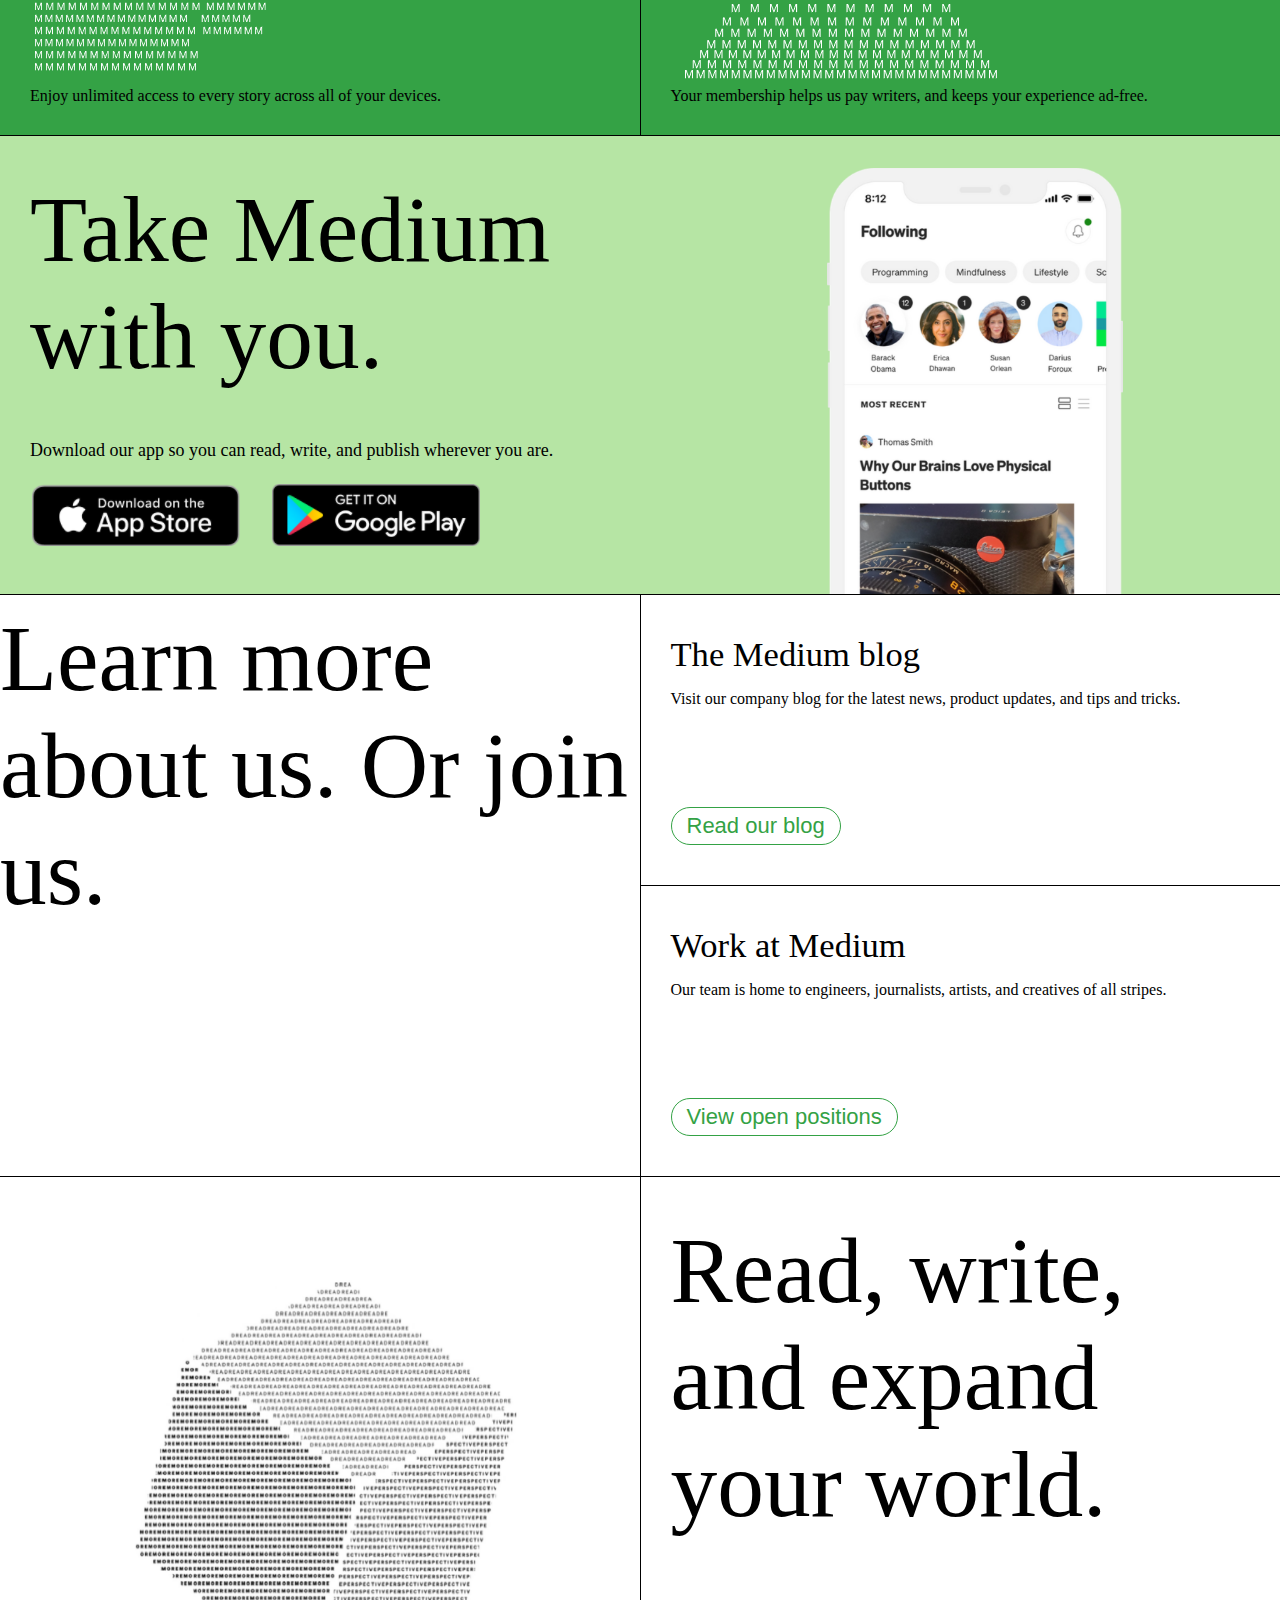
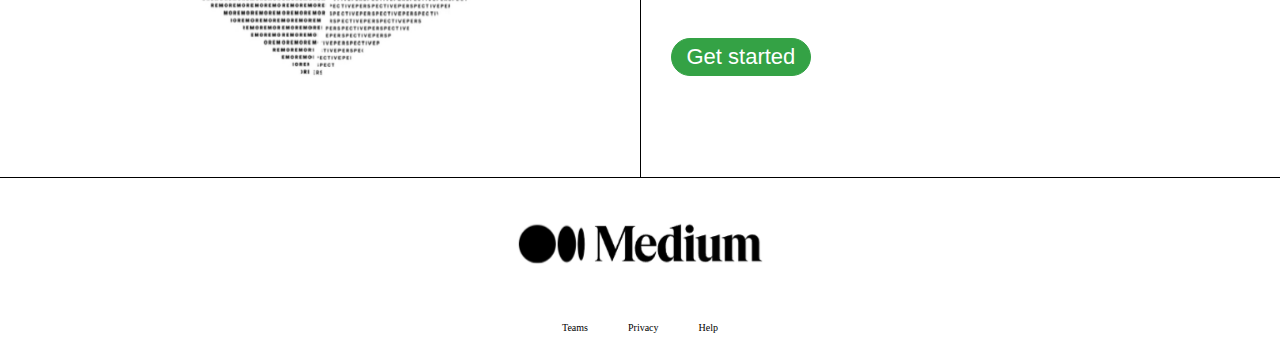
<file: tomo/tomo.html>
<!DOCTYPE html>
<html lang="en">
  <head>
    <meta charset="UTF-8" />
    <meta http-equiv="X-UA-Compatible" content="IE=edge" />
    <meta name="viewport" content="width=device-width, initial-scale=1.0" />
    <link rel="stylesheet" href="tomo.css" />
    <title>What is Medium?</title>

    <!-- Main CSS  -->
    <link rel="stylesheet" href="./tomo.css" />
  </head>
  <body class="body_main">
    <!-- Header part  -->
    <section class="header-hero">
      <header class="header">
        <div class="container-head">
          <div class="box">
            <div class="medium">
              <img src="../atsu/image/icon3.png" class="icon-mediu" />
            </div>
            <nav class="navbar">
              <ul>
                <li><a href="" class="link">Our story</a></li>
                <li><a href="" class="link">Membership</a></li>
                <li><a href="" class="link">Write</a></li>
                <li><a href="../yuto/yuto.html" class="link">Sign in</a></li>
                <li><button class="get">Get started</button></li>
              </ul>
            </nav>
          </div>
        </div>
      </header>
    </section>

    <!-- Body part1  -->
    <section class="body1_main">
      <div class="body1_part1">
        <h1 class="body1_part1_p">
          Every idea nedds a <span class="body1_part1_p_span">Medium.</span>
        </h1>
      </div>
    </section>

    <!-- Body part2  -->
    <section>
      <div class="body2_main">
        <div class="body2_part1">
          <p class="body2_part1_p">
            The best ideas can change who we are. Medium is where those ideas
            take shape, take off, and spark powerful conversations. We’re an
            open platform where over 100 million readers come to find insightful
            and dynamic thinking. Here, expert and undiscovered voices alike
            dive into the heart of any topic and bring new ideas to the surface.
            Our purpose is to spread these ideas and deepen understanding of the
            world.
            <br /><br />
            We’re creating a new model for digital publishing. One that supports
            nuance, complexity, and vital storytelling without giving in to the
            incentives of advertising. It’s an environment that’s open to
            everyone but promotes substance and authenticity. And it’s where
            deeper connections forged between readers and writers can lead to
            discovery and growth. Together with millions of collaborators, we’re
            building a trusted and vibrant ecosystem fueled by important ideas
            and the people who think about them.
          </p>
        </div>

        <div class="body2_part2">
          <img
            class="body2_part2_image"
            src="./images/img_tomo_body2_2.png"
            alt="body2_part2_image"
          />
        </div>
      </div>
    </section>

    <!-- Body part3  -->
    <section>
      <div class="body3_main">
        <div class="body3_sub">
          <div class="body3_part1">
            <p class="body3_part1_p1">
              <span class="body3_part1_p1_1">A living network of</span> curious
              minds.
            </p>
            <div class="body3_part1_2">
              <p class="body3_part1_p2">
                Anyone can write on Medium. Thought-leaders, journalists,
                experts, and individuals with unique perspectives share their
                thinking here. You’ll find pieces by independent writers from
                around the globe, stories we feature and leading authors, and
                smart takes on our own suite of blogs and publications.
              </p>
            </div>
          </div>

          <!-- Body part3 picture and name part  -->

          <div class="body3_part2">
            <!-- Body part3 picture and name part1  -->
            <div class="body3_part2_1">
              <div class="body3_profile_1">
                <div class="body3_part2_1_1_profile">
                  <img
                    class="body3_image"
                    src="./images/img_tomo_body3_part2.png"
                    alt="body3_part2_images"
                  />
                </div>
                <div class="body3_name">
                  <p class="name_margin">Erica Dhawan</p>
                </div>
              </div>

              <div class="body3_profile_2">
                <div class="body3_part2_1_1_profile">
                  <img
                    class="body3_image"
                    src="./images/img_tomo_body3_part2.png"
                    alt="body3_part2_images"
                  />
                </div>
                <div class="body3_name">
                  <p>Erica Dhawan</p>
                </div>
              </div>

              <div class="body3_profile_2">
                <div class="body3_part2_1_1_profile">
                  <img
                    class="body3_image"
                    src="./images/img_tomo_body3_part2.png"
                    alt="body3_part2_images"
                  />
                </div>
                <div class="body3_name">
                  <p>Erica Dhawan</p>
                </div>
              </div>

              <div class="body3_profile_2">
                <div class="body3_part2_1_1_profile">
                  <img
                    class="body3_image"
                    src="./images/img_tomo_body3_part2.png"
                    alt="body3_part2_images"
                  />
                </div>
                <div class="body3_name">
                  <p>Erica Dhawan</p>
                </div>
              </div>
            </div>

            <!-- Body part3 picture and name part2  -->
            <div class="body3_part2_2">
              <div class="body3_profile_1">
                <div class="body3_part2_1_1_profile">
                  <img
                    class="body3_image"
                    src="./images/img_tomo_body3_part2.png"
                    alt="body3_part2_images"
                  />
                </div>
                <div class="body3_name">
                  <p class="name_margin">Erica Dhawan</p>
                </div>
              </div>

              <div class="body3_profile_2">
                <div class="body3_part2_1_1_profile">
                  <img
                    class="body3_image"
                    src="./images/img_tomo_body3_part2.png"
                    alt="body3_part2_images"
                  />
                </div>
                <div class="body3_name">
                  <p>Erica Dhawan</p>
                </div>
              </div>

              <div class="body3_profile_2">
                <div class="body3_part2_1_1_profile">
                  <img
                    class="body3_image"
                    src="./images/img_tomo_body3_part2.png"
                    alt="body3_part2_images"
                  />
                </div>
                <div class="body3_name">
                  <p>Erica Dhawan</p>
                </div>
              </div>

              <div class="body3_profile_2">
                <div class="body3_part2_1_1_profile">
                  <img
                    class="body3_image"
                    src="./images/img_tomo_body3_part2.png"
                    alt="body3_part2_images"
                  />
                </div>
                <div class="body3_name">
                  <p>Erica Dhawan</p>
                </div>
              </div>
            </div>

            <!-- Body part3 picture and name part3 -->
            <div class="body3_part2_3">
              <div class="body3_profile_1">
                <div class="body3_part2_1_1_profile">
                  <img
                    class="body3_image"
                    src="./images/img_tomo_body3_part2.png"
                    alt="body3_part2_images"
                  />
                </div>
                <div class="body3_name">
                  <p class="name_margin">Erica Dhawan</p>
                </div>
              </div>

              <div class="body3_profile_2">
                <div class="body3_part2_1_1_profile">
                  <img
                    class="body3_image"
                    src="./images/img_tomo_body3_part2.png"
                    alt="body3_part2_images"
                  />
                </div>
                <div class="body3_name">
                  <p>Erica Dhawan</p>
                </div>
              </div>

              <div class="body3_profile_2">
                <div class="body3_part2_1_1_profile">
                  <img
                    class="body3_image"
                    src="./images/img_tomo_body3_part2.png"
                    alt="body3_part2_images"
                  />
                </div>
                <div class="body3_name">
                  <p>Erica Dhawan</p>
                </div>
              </div>

              <div class="body3_profile_2">
                <div class="body3_part2_1_1_profile">
                  <img
                    class="body3_image"
                    src="./images/img_tomo_body3_part2.png"
                    alt="body3_part2_images"
                  />
                </div>
                <div class="body3_name">
                  <p>Erica Dhawan</p>
                </div>
              </div>
            </div>
          </div>
        </div>
      </div>
    </section>

    <!-- Body part4  -->
    <section>
      <div class="body4_part1">
        <div class="body4_part1_left">
          <p class="body4_part1_p1">Over 100 million readers and growing.</p>
        </div>
        <div class="body4_part1_right">
          <div class="body4_right_1">
            <img
              class="body4_right_image"
              src="./images/img_tomo_body4_part1.png"
              alt="body4_part1_image"
            />
          </div>
          <div class="body4_right_2">
            <p>
              "Medium is trying to shift the paradigm. They’re catering to those
              looking for fresh, new, authentic voices. I believe wholeheartedly
              in their mission." <br /><br />
              Joel Leon
            </p>
          </div>
        </div>
      </div>

      <div class="body4_part2">
        <div class="body4_part2_1">
          <p class="body4_p1">
            Create the space for your thinking to take off.
          </p>
        </div>
        <div class="body4_part2_2">
          <p>
            A blank page is also a door. At Medium you can walk through it. It's
            easy and free to share your thinking on any topic, connect with an
            audience, express yourself with a range of publishing tools, and
            even earn money for your work.
          </p>
        </div>

        <div class="body4_part2_3">
          <button class="body4_button">Write on Medium</button>
        </div>
      </div>
    </section>

    <!-- Body part5  -->
    <section>
      <div class="body5_part1">
        <div class="body5_part1_1">
          <p class="body5_p1">
            <span class="body5_p1_1">Get more with </span>membership.
          </p>
        </div>
        <div class="body5_part1_2">
          <p>
            Become a Medium member to enjoy unlimited access for $5/month and
            directly support the writers you read most.
          </p>
        </div>
        <div class="body5_part1_3">
          <button class="body5_button">See menbership options</button>
        </div>
      </div>

      <div class="body5_part2">
        <div class="body5_part2_left">
          <div class="body5_left_1">
            <p class="body5_p">Read as much as you want.</p>
          </div>
          <div class="body5_left_2">
            <img src="./images/img_tomo_body5_1.png" alt="body5_1_image" />
          </div>

          <div class="body5_left_3">
            <p class="body5_p">
              Enjoy unlimited access to every story across all of your devices.
            </p>
          </div>
        </div>

        <div class="body5_part2_right">
          <div class="body5_right_1">
            <p class="body5_p">Reward quality content.</p>
          </div>
          <div class="body5_right_2">
            <img src="./images/img_tomo_body5_2.png" alt="body5_2_image" />
          </div>
          <div class="body5_right_3">
            <p class="body5_p">
              Your membership helps us pay writers, and keeps your experience
              ad-free.
            </p>
          </div>
        </div>
      </div>
    </section>

    <!-- Body part6  -->
    <section>
      <div class="body6_main">
        <div class="body6_left">
          <div class="body6_part1_1">
            <p class="body6_lefe_p">Take Medium with you.</p>
          </div>

          <div class="body6_part1_2">
            <div class="body6_part1_2_1">
              <p class="body6_lefe_p">
                Download our app so you can read, write, and publish wherever
                you are.
              </p>
            </div>
            <div class="body6_part1_2_2">
              <img src="./images/img_tomo_body6_1.png" alt="body6_image1" />
            </div>
          </div>
        </div>

        <div class="body6_right">
          <div class="body6_right_1">
            <img
              class="body6_right_image"
              src="./images/img_tomo_body6_2.png"
              alt="body6_image2"
            />
          </div>
        </div>
      </div>
    </section>

    <!-- Body part7  -->

    <section>
      <div class="body7_main">
        <div class="body7_left">
          <div class="body7_left_1">
            <p class="body7_left_p">Learn more about us. Or join us.</p>
          </div>
        </div>

        <div class="body7_right">
          <div class="body7_right_upper">
            <div class="body7_right_p">
              <div class="body7_right_p_1">
                <p class="body7_p">The Medium blog</p>
              </div>
              <div class="body7_right_upper_2">
                <p>
                  Visit our company blog for the latest news, product updates,
                  and tips and tricks.
                </p>
              </div>
            </div>
            <div class="body7_right_upper_3">
              <button class="body7_button">Read our blog</button>
            </div>
          </div>

          <div class="body7_right_bottom">
            <div class="body7_right_p">
              <div class="body7_right_p_1">
                <p class="body7_p">Work at Medium</p>
              </div>
              <div class="body7_right_bottom_2">
                <p>
                  Our team is home to engineers, journalists, artists, and
                  creatives of all stripes.
                </p>
              </div>
            </div>
            <div class="body7_bottom">
              <button class="body7_button">View open positions</button>
            </div>
          </div>
        </div>
      </div>
    </section>

    <!-- Body part8  -->
    <section>
      <div class="body8_main">
        <div class="body8_left">
          <img
            class="body8_left_image"
            src="./images/img_tomo_body8_part1.png"
            alt="body8_image"
          />
        </div>

        <div class="body8_right">
          <div class="body8_right_1">
            <p class="body8_right_p">Read, write, and expand your world.</p>
          </div>
          <div class="body8_right_2">
            <button class="body8_button">Get started</button>
          </div>
        </div>
      </div>
    </section>

    <!--  footer part  -->
    <section>
      <div class="footer_main">
        <div class="footer_part1">
          <img
            class="footer_image"
            src="./images/img_tomo_footer_logo.png"
            alt="logo_image"
          />
        </div>
        <div class="footer_part2">
          <p class="footer_p1">Teams</p>
          <p class="footer_p1">Privacy</p>
          <p class="footer_p1">Help</p>
        </div>
      </div>
    </section>
  </body>
</html>
</file>
<file: atsu/atsu.css>
.navbar a{
    text-decoration: none;
    color: black;
}
.get a{
    text-decoration: none;
    color: white;
}
body{
    margin:0;
    font-family: Arial, Helvetica, sans-serif;
}
.container{
    max-width: 1150px;
    margin: 0 auto;
}
.container-head{
    margin: 0 auto;
    max-width: 1150px;
}
.box{
    display: flex;
    justify-content: space-between;
}
.header-hero{
    background-color: #f9bf1c;
    border-bottom: 1px solid;
}
.header{
    width: 100%;
    padding: 2% 0 0% 0;
    font-size: 15px;
    background-color: #f9bf1c;
    position: fixed;
    border-bottom: 1px solid;
}
.header nav{
    margin: 0;
}
.navbar ul{
    display: flex;
    margin: 0;
    padding: 0;
    align-items: center;
}
.navbar li{
    list-style: none;
    padding: 0 10px 0px 10px;
    text-align: center;
}
.get{
    color: white;
    background-color:#000;
    border-radius: 100vh;
    padding: 10px 15px 10px 15px;
    border: 1px solid #000;
}
.navbar{
    margin: 3%;
    display: flex;
}
.icon-mediu{
    width: 200px;
    height:50px;
}
.medium{
    font-size: 30px;
    align-items: center;
}

/* heroarea */
.hero-box{
    background-color: #f9bf1c;
    background-position: 95% 100%;
    background-image   : url("./image/hero-pic.png");
    background-size: 400px;
    background-repeat  : no-repeat
}
.hero-sent{
    font-size: 65px;
    padding: 10% 50% 0 0;
    font-family: gt-super, Georgia, Cambria, "Times New Roman", Times, serif;
}
.hero-sent2{
    padding: 0 60% 0 0;
    
}
.start{
    color: black;
    background-color: white;
    border-radius: 100vh;
    padding: 1% 2% 1% 2%;
    border: 1px solid;
    margin: 3% 0 3% 0;
}
.hero-pic{
    width: 300px;
}

/* trend */
.trending-on{
    border-bottom: 1px solid rgba(230, 230, 230, 1);
}
.icon-box{
    display: flex;
    padding: 30px 0 20px 0px;
}
.icon-trend{
    content: url('https://api.iconify.design/ph/trend-up-duotone.svg?color=black&height=20');
}
.trend{
    font-size: 13px;
    padding: 0 0 0 10px
}
/* .trend-box1{
    display: grid;
    grid-template-columns: 1fr 1fr 1fr;
    padding: 10px 0 50px 0;
}
.trend-box2{
    display: grid;
    grid-template-columns: 1fr 1fr 1fr;
    padding: 10px 0 50px 0;
} */
.trend-box1{
    display: flex;
    flex-wrap: wrap;
    padding-bottom: 15px;
}
.no1{
    display: flex;
    width: 33%;
    padding-bottom: 30px;
}
.no1 ul{
    margin: 0;
}
.no1 li{
    list-style: none;
}
.auther{
    font-size: 15px;
}
.title{
    font-size: 20px;
}
.date{
    font-size: 13px;
    color: gray;
    display: flex;
    justify-content: space-between;
}
/* article */
.container-1{
    max-width: 1150px;
    margin: 0 auto;
    display: flex;
    justify-content: space-between;
    padding: 50px 0 0 0;
}
.article-box{
    width: 55%;
}
.article{
    display: flex;
}
.aricle-sent{
    display: flex;
    flex-direction: column;
    row-gap: 10px;
    width: 70%;
}
.auther-pic{
    border-radius: 50%;
    width: 20px;
    height: 20px;
}
.auther1{
    font-size: 15px;
}
.title1{
    font-size: 30px;
}
.description{
    font-size: 20px;
    color: gray;
}
.article-pic{
    width: 200px;
    height: 160px;
}
.img-box{
    display: flex;
}
.icon-box1{
    display: flex;
    font-size: 13px;
}
.tag{
    content: url('https://api.iconify.design/ep/collection-tag.svg?color=black&height=25');
}
.more{
    content: url('https://api.iconify.design/carbon/overflow-menu-horizontal.svg?color=black&height=25');
}

/* option */
.option-box{
    width: 35%;
    padding: 0px 40px 40px 40px;
}
.option{
    background-color: white;
    border: 1px solid rgba(230, 230, 230, 1);
    font-size: 15px;
    padding: 10px;
    color: rgb(116, 114, 114);
    margin: 5px;
}
.border{
    border-bottom: 1px solid rgba(230, 230, 230, 1);
    padding: 10px 0 10px 0;
}
.button-box{
    display: flex;
    flex-wrap: wrap;
}
.others{
    display: flex;
    flex-wrap: wrap;
}
.footer{
    padding: 5px 10px 5px 10px;
    color: rgb(116, 114, 114);
}
</file>
<file: nico/nico.css>
*{
    box-sizing: border-box;
    margin: 0;
    padding: 0;
    font-family: Arial, Helvetica, sans-serif;
}
.margin{
    margin-left: 7.6px;
    margin-right: 7.6px;
}
body{
    background-color:rgb(255 255 255);
}
nav{
    width: fit-content;
    height: fit-content;
}

.side-bar{
    position: fixed;
    display: flex;
    flex-direction: column;
    justify-content: space-between;
    height: 100vh;
    width: 80px;
    align-items: center;
    border-right:solid rgba(230, 230, 230, 1) 0.5px;
    
}
.content-container{
    display: flex;
    justify-content: space-between;
}
.icons{
    height: auto;
    width: 24px;
    padding-top: 30px;
}
#iconito {
    padding-bottom: 30px;
    border-bottom:solid 0.5px rgba(230, 230, 230, 1);
}
.icon-user{
    height: auto;
    width: 40px;
    border-radius: 80px;
    margin-bottom: 30px;
}
.logo-container{
    padding-top: 40px;
}
.right-bar-container{
    display: flex;
}
.bar-right-container{
    display: flex;
    flex-direction: column;
    height: auto;
    align-items: center;
    border-left:solid rgba(230, 230, 230, 1) 0.5px;
    padding-left: 32px;
    padding-right: 32px;
}
.side-bar-right{
    display: flex;
    flex-direction: column;
    justify-content: center;
    width: 329px;
}
main{
    width: 1030px;
    margin-left: 80px;
}
.center-content-container{
    display: flex;
    justify-content: center;
    border-bottom: solid 0.5px rgba(230, 230, 230, 1);
}
.header-bar-out{
    display: flex;
    justify-content: center;
    height: 56px;
    width: 692px;
}
.header-bar{
    display: flex;
    width: 692px;
    align-items: center;
}
.creator-icon{
    width: 32px;
    height: auto;
    border-radius: 32px;
}
.publisher-icon{
    margin-right: 10px;
}
.name-publisher{
    height: fit-content;
    font-size: 14px;
    color: #757575;

}
.publisher-page{
    font-size: 14px;
    margin-left: 3px;
}
.point{
    margin-left: 8px;
    margin-right: 8px;
}
.follow{
    color: rgb(230 58 38);
    font-size: 14px;
}
.upgrade{
    display: flex;
    font-size: 14px;
    height: 35.6px;
    width: 329px;
    padding: 7px 16px 9px 16px;
    background-color: black;
    border-radius: 30px;
    justify-content: center;
    align-items: center;
}
.upgrade-container{
    padding-top: 40px;   
}
.upgrade-text{
    color: white;
}
.search-svg{     
    width: 20px;
    height: auto;
}
.search-icon{
    padding: 7px 7px 6px 8px;
}
.search-bar{
    display: flex;
    justify-items: center;
    align-items: center;
    border: 1px solid rgb(230 230 230);
    width: 329px;
    height: 41.1px;
    border-radius: 20px;
}
input{
    border:none;
    font-size: 14px;
}
.side-bar-content-cont{
    padding-top: 40px;
    padding-bottom: 40px;
}
.will{
    height:auto ;
    width:88px ;
    border-radius: 50%;
}
.publisher-photo{
    width: 329px;
    height: fit-content;
    margin-top: 40px;
}
.name-of-publisher-cont{
    margin-top: 16px;
}
.Publisher{
    font-size: 15px;
    font-weight: 600;
}
.followers{
    font-size: 16px;
    color: #757575;
    margin-top: 6px;
}
.bio{
    font-size: 14px;
    color: #757575;
    margin-top: 12px;
    line-height: 20px;
}
.follow-button-container{
    display: flex;
    margin-top: 24px;
    
}
.follow-button{
    text-decoration: none;
    padding: 7px 16px 9px;
    background-color: rgba(230, 58, 38, 1);
    width: auto;
    border-width: 1px;
    color: rgb(255 255 255);
    border-radius: 99rem ;
    border-style: solid;
    font-weight: 500;
}
.email-icon{
    height:auto ;
    width: 38px;
    padding: 8px;
}
.email-icon-container{
    display: flex;
    align-items: center;
    justify-items: center;
    margin-left: 8px;
    background-color: rgba(230, 58, 38, 1);
    width: fit-content;
    border-radius: 28px;
}
h2{
    font-size: 16px;
    margin-top: 40px;
    margin-bottom: 16px;
}
.music{
    height: auto;
    width: 58px;
    margin-top: 4px;
    margin-right: 8px;
}
.related-content-container{
    display: flex;
    flex-direction: column;
}

.related-content-text{
    font-size: 13px;
    font-weight: 400;
    line-height: 20px;
}
.no-one{
    color: #757575;
}
.fst{
    margin-bottom: 20px;
    display: flex;
}
.info{
    display: flex;
    flex-direction: row;
    flex-wrap: wrap;
    padding: 24px 0;
    line-height: 16px;
}
.qt{
    font-size: 11px;
    color: #757575;
    margin-left: 6px;
}
.center-content-cont{
    display: flex;
    align-content: center;
    justify-content: center;
    margin-top: 24px;
    width: 100%;
    height: auto;
}
.member-cont{
    padding: 16px;
    width: 692px;
}
.member-container{
    background-color: rgb(242 242 242);
}

.solid{
    text-decoration: underline;
}
.header-publisher{
    width: 692px;
}
.header-pub{
    display: flex;
    align-items: center;
}
.willi{
    height: auto;
    width:48px;
    border-radius: 48px;
    margin-bottom: 4px;
}
.head-cont{
    margin-right: 16px;
}
.listen{
    color: #E63A26;
}
.header-publisher{
    margin-top: 56px;
    margin-bottom: 32px;
}
.text-cont-int{
    display: flex;
    flex-direction: column;
    line-height: 24px;
}
.jiji{
    display: flex;
    flex-direction: row;
    color: #757575;
    font-size: 14px;
}
.xd{
    margin-left: 3px;
    margin-right:3px;
}
h1{
    font-family: 'Times New Roman', Times, serif;
    font-size: 32px;
    font-weight: 400;
    line-height: 40px;
}
.title-text{
    width: 692px;
}
.second-txt{
    margin-top: 17.38px;
}
.text2{
    font-size: 22px;
    color: #757575;
}
.mainjpg{
    width: 692px;
    display: flex;
    justify-content: center;
    margin-top: 56px;
}
.para1{
    margin-top: 40px;
    font-size: 20px;
    font-family: Cambria, Cochin, Georgia, Times, 'Times New Roman', serif;
}
.textito{
    width: 692px;
    line-height: 32px;
}
</file>
<file: tomo/tomo.css>
.body_main {
  margin: 0px;
  font-family: Georgia, "Times New Roman", Times, serif;
}

/* Header part */

.container {
  max-width: 1150px;
  margin: 0 auto;
}
.container-head {
  margin: 0 auto;
  max-width: 1150px;
}
.box {
  display: flex;
  justify-content: space-between;
}
.header-hero {
  background-color: white;
  border-bottom: 1px solid;
}
.header {
  width: 100%;
  padding: 2% 0 0% 0;
  font-size: 15px;
  background-color: white;
  position: fixed;
  border-bottom: 1px solid;
}
.header nav {
  margin: 0;
}
.navbar ul {
  display: flex;
  margin: 0;
  padding: 0;
  align-items: center;
}
.navbar li {
  list-style: none;
  padding: 0 10px 0px 10px;
  text-align: center;
}
.get {
  color: white;
  background-color: #000;
  border-radius: 100vh;
  padding: 10px 15px 10px 15px;
  border: 1px solid #000;
}
.navbar {
  margin: 3%;
  display: flex;
}

.navbar a {
  text-decoration: none;
  color: black;
}
.icon-mediu {
  width: 200px;
  height: 50px;
}
.medium {
  font-size: 30px;
  align-items: center;
}

/* body1 */

.body1_part1 {
  display: flex;
  justify-content: center;
  padding-top: 150px;
  padding-bottom: 80px;
  padding-left: 35px;
  padding-right: 35px;
}

.body1_part1_p {
  font-size: 6.5vw;
  font-weight: normal;
  margin: 0;
}

.body1_part1_p_span {
  font-weight: bold;
}

/* body2 */

.body2_main {
  display: flex;
  margin: 0px;
  border-top: 1px solid;
}
.body2_part1 {
  width: 50%;
  border-right: 1px solid;
  padding-top: 30px;
  padding-bottom: 30px;
}

.body2_part1_p {
  padding-left: 100px;
  padding-right: 100px;
  font-size: 18px;
  overflow-wrap: normal;
}

.body2_part2 {
  width: 50%;
  display: flex;
  justify-content: center;
}
.body2_part2_image {
  padding: 60px;
}

/* body3 */

.body3_main {
  background-color: #ffd1b9;
  border-top: 1px solid;
  margin: 0px;
}

.body3_part1 {
  justify-content: center;
}

.body3_part1_p1 {
  font-size: 7.3vw;
  text-align: center;
  margin: 0px;
}

.body3_part1_p1_1::after {
  content: "\A";
  white-space: pre;
}

.body3_part1_2 {
  text-align: center;
  width: 68ch;
  margin-bottom: 60px;
}

.body3_part1_p2 {
  margin: 0px;
  font-size: 18px;
}

.body3_sub {
  padding-top: 20px;
  padding-bottom: 60px;
}

/* body3 part1 */

.body3_part1 {
  display: flex;
  flex-direction: column;
  align-items: center;
}

/* body3 part2 */

.body3_part2 {
  display: flex;
  justify-content: space-evenly;
  font-size: 2em;
}

.body3_part2_1 {
  width: 31.5%;
}
.body3_part2_2 {
  width: 31.5%;
}
.body3_part2_3 {
  width: 31.5%;
}

/* body3 part2 each profiles */

.body3_profile_1 {
  display: flex;
  align-items: center;
  width: 100%;
  border-top: 1px solid;
  border-bottom: 1px solid;
  height: 80px;
}

.body3_profile_2 {
  display: flex;
  align-items: center;
  width: 100%;
  border-bottom: 1px solid;
  height: 80px;
}
.body3_image {
  margin-right: 5px;
}

.body3_name {
  margin-left: 5px;
}

/* body4 part1 */

.body4_part1 {
  background-color: black;
  color: white;
  display: flex;
  height: auto;
}

.body4_part1_left {
  width: 50%;
  border-color: white;
  border-right: 1px solid;
  font-size: 7.3vw;
  height: auto;
  display: flex;
  align-items: center;
  justify-content: center;
  padding: 30px;
}

.body4_part1_p1 {
  margin: 0px;
  padding: 0px;
}

.body4_part1_right {
  width: 50%;
  height: auto;
  display: flex;
  flex-direction: column;
  padding: 30px;
  font-size: 22px;
}

.body4_right_image {
  padding-bottom: 5%;
  width: auto;
  height: auto;
}

.body4_right_1 {
  width: 70%;
  height: auto;
}

.body4_right_2 {
  height: 50%;
  width: 70%;
  margin-top: 30px;
}

/* body4 part2 */

.body4_part2 {
  background-color: black;
  color: white;
  border-top: 1px solid;
  border-color: white;
  padding-top: 20px;
  padding-bottom: 20px;
  display: flex;
  flex-direction: column;
  align-items: center;
  text-align: center;
}

.body4_p1 {
  font-size: 7.3vw;
  margin: 0px;
}

.body4_part2_2 {
  width: 66ch;
}

.body4_part2_3 {
  margin-top: 3%;
  margin-bottom: 3%;
}

.body4_button {
  border-style: solid;
  border-width: 1px;
  border-color: #34a245;
  border-radius: 20px;
  background-color: black;
  font-size: 22px;
  color: #34a245;
  padding-top: 5px;
  padding-bottom: 5px;
  padding-left: 15px;
  padding-right: 15px;
}

/* body5 part1 */

.body5_part1 {
  background-color: #34a245;
  padding-top: 20px;
  padding-bottom: 20px;
  display: flex;
  flex-direction: column;
  align-items: center;
  text-align: center;
}

.body5_p1 {
  font-size: 7.3vw;
  margin: 0px;
}

.body5_p1_1::after {
  content: "\A";
  white-space: pre;
}

.body5_part1_2 {
  width: 66ch;
}

.body5_part1_3 {
  margin-top: 3%;
  margin-bottom: 3%;
}

.body5_button {
  border-style: solid;
  border-width: 1px;
  border-color: white;
  border-radius: 20px;
  background-color: #34a245;
  font-size: 22px;
  color: white;
  padding-top: 5px;
  padding-bottom: 5px;
  padding-left: 15px;
  padding-right: 15px;
}

/* body5 part2 */
.body5_part2 {
  background-color: #34a245;
  display: flex;
  border-top: 1px solid;
}

.body5_part2_left {
  width: 50%;
  border-right: 1px solid;
  padding: 30px;
  display: flex;
  flex-direction: column;
  justify-content: space-between;
}

.body5_left_1 {
  font-size: 3.5vw;
  margin: 0px;
}
.body5_left_2 {
}
.body5_left_3 {
  margin: 0px;
}

.body5_p {
  margin: 0px;
}

.body5_part2_right {
  width: 50%;
  padding: 30px;
  display: flex;
  flex-direction: column;
  justify-content: space-between;
}

.body5_right_1 {
  font-size: 3.5vw;
  margin: 0px;
}
.body5_right_2 {
}
.body5_right_3 {
  margin: 0px;
}

/* body6 main */
.body6_main {
  background-color: #b6e5a4;
  display: flex;
  border-top: 1px solid;
}

.body6_left {
  width: 50%;
  display: flex;
  flex-direction: column;
  justify-content: space-between;
  padding-top: 10px;
  padding-bottom: 10px;
  padding-left: 30px;
  padding-right: 30px;
}

.body6_lefe_p {
  margin-top: 30px;
  margin-bottom: 20px;
}

.body6_part1_1 {
  font-size: 7.3vw;
}
.body6_part1_2 {
  margin-bottom: 30px;
}

.body6_part1_2_1 {
  font-size: 18px;
}

.body6_right {
  width: 50%;
  display: flex;
  justify-content: center;
  align-items: flex-end;
}

.body6_right_1 {
  height: 400px;
  display: flex;
  justify-content: center;
  align-items: flex-end;
}

.body6_right_image {
  width: 300px;
  height: auto;
}

/* body7 part1 */

.body7_main {
  display: flex;
}
.body7_left {
  border-top: 1px solid;
  border-right: 1px solid;
  width: 50%;
  display: flex;
  justify-content: center;
}

.body7_left_p {
  font-size: 7.3vw;
  margin-top: 10px;
  margin-bottom: 250px;
}

.body7_right {
  border-top: 1px solid;
  width: 50%;
  display: flex;
  flex-direction: column;
}

.body7_right_upper {
  height: 50%;
  border-bottom: 1px solid;
  display: flex;
  flex-direction: column;
  justify-content: space-between;
  padding-top: 40px;
  padding-left: 30px;
  padding-right: 30px;
}

.body7_right_p_1 {
  font-size: 2.7vw;
}

.body7_p {
  margin: 0;
}

.body7_button {
  border-style: solid;
  border-width: 1px;
  border-color: #34a245;
  border-radius: 20px;
  background-color: white;
  font-size: 22px;
  color: #34a245;
  padding-top: 5px;
  padding-bottom: 5px;
  padding-left: 15px;
  padding-right: 15px;
  margin-bottom: 40px;
}

.body7_right_bottom {
  height: 50%;
  display: flex;
  flex-direction: column;
  justify-content: space-between;
  padding-top: 40px;
  padding-left: 30px;
  padding-right: 30px;
}

/* body8 main */

.body8_main {
  display: flex;
  border-top: 1px solid;
  border-bottom: 1px solid;
}
.body8_left {
  border-right: 1px solid;
  width: 50%;
  display: flex;
  justify-content: center;
  padding-top: 100px;
  padding-bottom: 100px;
}

.body8_left_image {
  width: 400px;
  height: 400px;
}

.body8_right {
  width: 50%;
}

.body8_right_1 {
  font-size: 7.3vw;
  display: flex;
  flex-direction: column;
  justify-content: space-between;
  padding-top: 40px;
  padding-left: 30px;
  padding-right: 30px;
}

.body8_right_p {
  margin: 0px;
}

.body8_button {
  border-style: solid;
  border-width: 1px;
  border-color: #34a245;
  border-radius: 20px;
  background-color: #34a245;
  font-size: 22px;
  color: white;
  padding-top: 5px;
  padding-bottom: 5px;
  padding-left: 15px;
  padding-right: 15px;
  margin-left: 30px;
  margin-top: 100px;
}

/* footer part */
.footer_main {
  text-align: center;
}

.footer_image {
  width: 250px;
  height: 50px;
  margin-top: 40px;
  margin-bottom: 40px;
}
.footer_part2 {
  display: flex;
  justify-content: center;
  font-size: 10px;
}

.footer_p1 {
  padding-left: 20px;
  padding-right: 20px;
}
</file>
